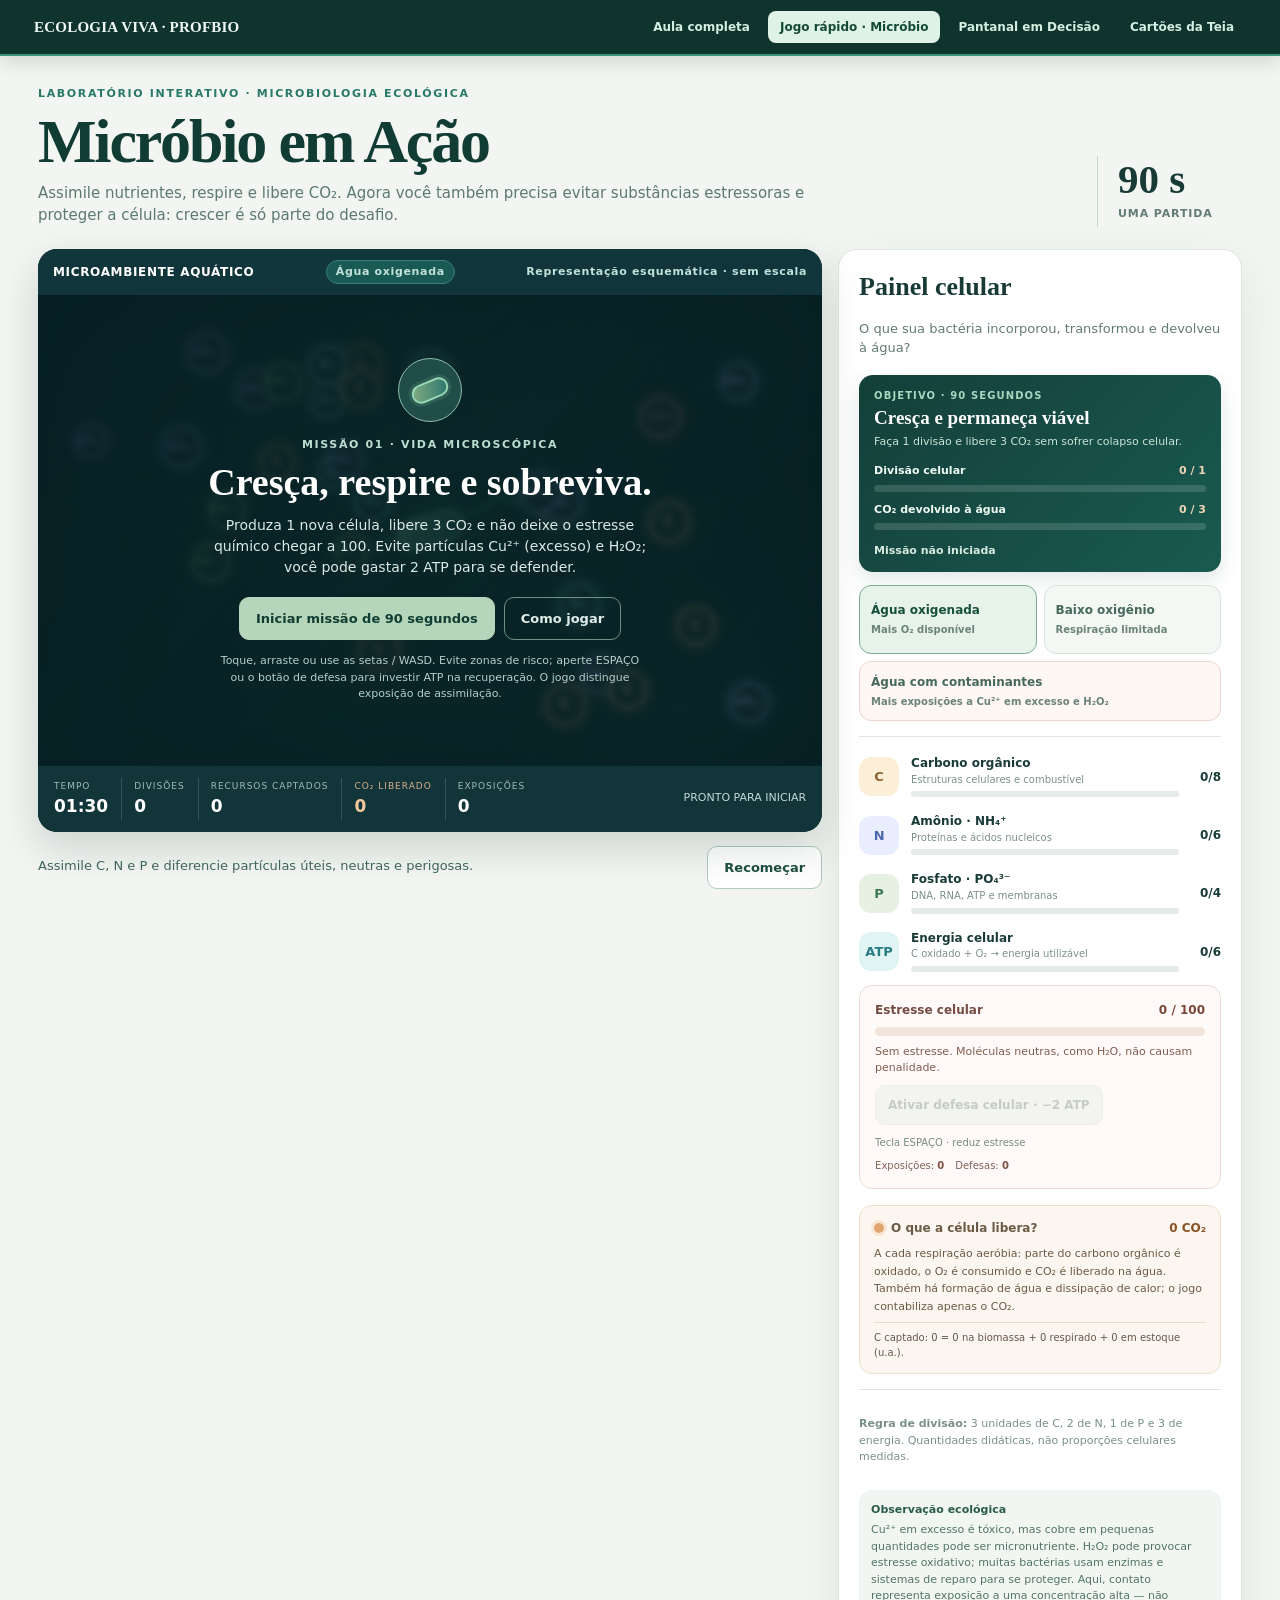
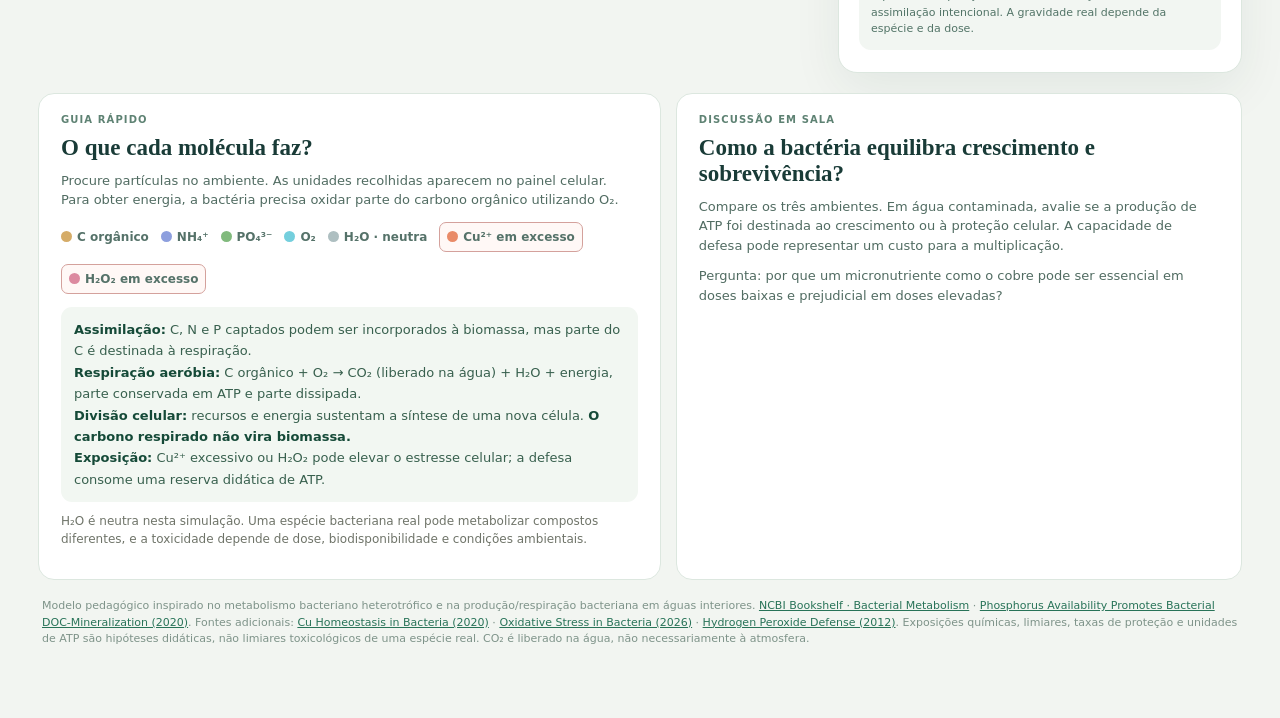
<file: microbio/index.html>
<!doctype html>
<html lang="pt-BR">
<head>
<meta charset="utf-8">
<meta name="viewport" content="width=device-width,initial-scale=1">
<meta name="theme-color" content="#0b2429">
<meta name="description" content="Micróbio em Ação — jogo científico com missão, divisão bacteriana, respiração aeróbia e liberação de CO2 na água. Ecologia Viva · PROFBIO UFMT.">
<title>Micróbio em Ação · Ecologia Viva</title>
<link rel="stylesheet" href="../site-nav.css">
<style>
:root{--bg:#f2f5f1;--ink:#193b37;--muted:#637b75;--green:#287358;--green-deep:#174b3d;--line:#dce7df;--card:#fff;--shadow:0 16px 50px rgba(19,53,45,.07)}
*{box-sizing:border-box}html{scroll-behavior:smooth}body{margin:0;background:var(--bg);font-family:Inter,ui-sans-serif,system-ui,-apple-system,"Segoe UI",sans-serif;color:var(--ink);line-height:1.5}button,a{font:inherit}button{cursor:pointer}button:focus-visible,a:focus-visible{outline:3px solid #c08749;outline-offset:3px}a{color:var(--green)}.edu-topnav{position:relative!important}.edu-title{font-family:Georgia,serif}.edu-navlinks{flex-wrap:wrap}
.shell{max-width:1340px;margin:0 auto;padding:30px clamp(16px,3.1vw,38px) 70px}.hero{display:flex;align-items:flex-end;justify-content:space-between;gap:20px;margin-bottom:22px}.eyebrow{font-size:11px;color:#297968;font-weight:850;letter-spacing:.15em;text-transform:uppercase}.hero h1{font:600 clamp(36px,5vw,62px)/1.02 Georgia,"Times New Roman",serif;letter-spacing:-.035em;margin:7px 0 9px;color:#113c33}.hero p{margin:0;color:#5d7971;font-size:15px;max-width:770px}.hero-numeral{border-left:1px solid #c3d8cc;padding:3px 0 3px 20px;min-width:145px}.hero-numeral b{display:block;font:600 41px/1 Georgia,serif}.hero-numeral small{color:var(--muted);font-size:11px;font-weight:750;letter-spacing:.08em;text-transform:uppercase}
.layout{display:grid;grid-template-columns:minmax(0,1.65fr) minmax(285px,.85fr);gap:16px;align-items:stretch}.arena-wrap{border-radius:19px;overflow:hidden;background:#0a232b;box-shadow:0 16px 40px rgba(8,41,44,.16);position:relative}.arena-top{display:flex;justify-content:space-between;gap:8px;align-items:center;padding:11px 15px;color:#c1e1dd;background:#10353b;font-size:11px;letter-spacing:.06em;font-weight:750;flex-wrap:wrap}.arena-top b{color:#fff;font-size:12px}.arena-top .live{background:#1a5a54;border:1px solid #3b7f77;border-radius:999px;padding:3px 9px}.arena{position:relative;touch-action:none;overflow:hidden}.arena canvas{display:block;width:100%;aspect-ratio:1000/600;touch-action:none;cursor:crosshair}.arena canvas:focus-visible{outline:3px solid #ebbc79;outline-offset:-3px}.arena:before{content:"";position:absolute;inset:0;pointer-events:none;z-index:1;box-shadow:inset 0 0 60px rgba(0,5,10,.25)}.arena-bottom{display:flex;justify-content:space-between;gap:12px;flex-wrap:wrap;align-items:center;background:#12353a;color:#c2d8d6;font-size:11px;padding:12px 16px}.arena-bottom strong{color:#f6fbf7}.hud{display:flex;gap:12px;flex-wrap:wrap;align-items:center}.hud b{font-size:17px;display:block;color:#fff}.hud small{color:#9ebdb8;text-transform:uppercase;font-size:9px;letter-spacing:.11em}.hud>div{border-right:1px solid #37535a;padding-right:13px;min-width:56px}.hud>div:last-child{border:0}.hud .co2-hud b{color:#f5c79c}.co2-hud small{color:#d9ae8b}.overlay{position:absolute;inset:0;background:linear-gradient(135deg,rgba(6,31,35,.89),rgba(6,32,33,.77));display:grid;place-items:center;z-index:4;padding:20px;text-align:center;backdrop-filter:blur(3px)}.overlay[hidden]{display:none}.intro{max-width:530px;color:#ebf4ef}.intro .circle{width:64px;height:64px;border:1px solid #8fbda8;background:#204d47;border-radius:50%;margin:0 auto 15px;position:relative;display:grid;place-items:center}.cellmini{width:38px;height:19px;border:2px solid #9ad9b7;border-radius:100px;transform:rotate(-23deg);background:linear-gradient(110deg,#83ad82,#2b746d);box-shadow:0 0 0 3px rgba(159,222,185,.12)}.intro h2{font:600 clamp(26px,4vw,38px)/1.08 Georgia,serif;margin:8px 0 12px;color:white}.intro p{margin:0 auto 13px;font-size:14px;max-width:450px;color:#dae9e4}.intro small{display:block;margin:13px auto 0;color:#b5ceca;font-size:11px;max-width:430px}.button{border:1px solid #afcbbf;background:white;color:#1c4e40;border-radius:10px;padding:11px 16px;font-weight:800;font-size:13px;transition:.14s}.button:hover{transform:translateY(-1px);border-color:#71b9a0}.button.primary{background:#b5d6bb;color:#103e32;border-color:#b5d6bb}.button.primary:hover{background:#d6eadb}.button.alt{background:transparent;border-color:#6b9487;color:#e1eee7}.button:disabled{opacity:.5;cursor:not-allowed;transform:none}.button-row{display:flex;align-items:center;gap:9px;justify-content:center;flex-wrap:wrap;margin-top:19px}.actions{display:flex;justify-content:space-between;align-items:center;gap:10px;margin:14px 0 0;flex-wrap:wrap}.actions .status{font-size:13px;color:#42675c;max-width:75%;min-height:22px}.actions .status b{color:#245e4a}
.side{min-width:0;border-radius:19px;border:1px solid var(--line);background:white;padding:22px 20px;box-shadow:var(--shadow);display:flex;flex-direction:column;gap:13px} .side h2{font:600 26px Georgia,serif;margin:0 0 4px}
.mission{border-radius:14px;padding:15px 15px 12px;background:linear-gradient(135deg,#143f39,#195a50);color:#effbf3;box-shadow:0 8px 20px rgba(11,72,61,.12)}
.mission-eyebrow{display:block;font:800 10px system-ui,Arial,sans-serif;letter-spacing:.11em;color:#a8d7c0}.mission h3{font:650 19px Georgia,serif;margin:6px 0 5px;color:#fff}.mission p{font-size:11px;margin:0 0 13px;line-height:1.5;color:#c8e4d6}.mission-row{display:flex;justify-content:space-between;gap:10px;font-size:11px;font-weight:700;margin:10px 0 5px}.mission-row b{font-variant-numeric:tabular-nums;color:#f1d5b7}.mission-track{height:7px;background:rgba(242,255,240,.15);border-radius:30px;overflow:hidden}.mission-track span{display:block;width:0;height:100%;border-radius:30px;background:#a5d6ba;transition:width .15s}.mission-track.emission span{background:#e7b77d}.mission .mission-state{margin:13px 0 0;font-weight:800;color:#d6eadf}.release-meter{background:#fbf6ef;border:1px solid #f0e0c9;border-radius:13px;padding:13px 14px;margin-top:3px;color:#6c5a46}.release-head{display:flex;align-items:center;gap:7px;flex-wrap:wrap;font-size:12px}.release-dot{width:10px;height:10px;display:inline-block;border-radius:50%;background:#e0a66f;box-shadow:0 0 0 3px #f8e7d4}.release-head strong{margin-left:auto;color:#8b5425;white-space:nowrap}.release-meter p{font-size:11px;margin:8px 0 7px;line-height:1.6}.balance{font-size:10px;border-top:1px solid #eadaca;padding-top:7px;color:#68584a;font-variant-numeric:tabular-nums}
.side .lede{font-size:13px;color:var(--muted);margin:0 0 4px}.mode{display:grid;grid-template-columns:repeat(2,minmax(0,1fr));gap:7px}.mode button{background:#f4f8f5;border:1px solid #d7e5dc;color:#46695c;text-align:left;border-radius:12px;padding:11px;font-size:12px;font-weight:800;min-height:69px}.mode button.selected{background:#e7f3e8;color:#16503d;border-color:#7bac91}.mode button small{font-size:10px;font-weight:550;color:#6b8378;display:block;margin-top:3px}.mode button:disabled{cursor:not-allowed;opacity:.7}.line{height:1px;background:var(--line);margin:2px 0}.res{display:grid;grid-template-columns:42px 1fr auto;align-items:center;gap:10px;margin-top:5px}.res .token{border-radius:12px;width:40px;height:39px;background:#eaf0eb;display:grid;place-items:center;color:#213f3d;font:750 13px system-ui}.res .token.c{background:#fbefd8;color:#8a622f}.res .token.n{background:#e8edff;color:#4c67aa}.res .token.p{background:#e7f1e3;color:#3e7754}.res .token.e{background:#e1f4f4;color:#287c84}.res .name{font-weight:760;font-size:12px;line-height:1.15}.res .name small{display:block;color:#7c9087;font-size:10px;font-weight:520;margin-top:3px}.res .number{font-weight:800;font-size:12px;min-width:32px;text-align:right;font-variant-numeric:tabular-nums}.track{height:6px;border-radius:10px;background:#e5ebe7;overflow:hidden;margin:6px 0 0}.track>span{height:100%;width:0;display:block;border-radius:10px;background:#4f9b82;transition:width .17s}.cTrack span{background:#cda461}.nTrack span{background:#8d98d9}.pTrack span{background:#76a677}.eTrack span{background:#5aa6ac}.note{font-size:11px;padding:12px;border-radius:12px;background:#f2f6f2;color:#527467;margin-top:auto}.note strong{display:block;color:#295b49;margin-bottom:4px}.caption{color:#789087;font-size:11px}
.foot{display:grid;grid-template-columns:1.1fr 1fr;gap:15px;margin-top:20px}.box{background:white;border:1px solid var(--line);border-radius:16px;padding:20px 22px}.box h3{font:650 23px Georgia,serif;margin:0 0 10px}.box p{margin:0 0 11px;font-size:13px;color:#516c62}.legend{display:flex;gap:12px;flex-wrap:wrap;margin:12px 0 2px}.legend span{display:flex;align-items:center;gap:5px;color:#557269;font-size:12px;font-weight:650}.legend i{width:11px;height:11px;border-radius:100%;display:inline-block}.law{background:#f2f7f2;border-radius:11px;padding:12px 13px;color:#38604e;font-size:13px;line-height:1.65}.law b{color:#154a38}.results{display:none}.results.visible{display:block}.results strong{font-size:14px;color:#215844}.results p{margin-top:8px}.sources{margin:18px 4px 0;font-size:11px;color:#7e9389}.sources a{word-break:break-word}.tag{font:750 10px system-ui;letter-spacing:.11em;color:#5e8273;text-transform:uppercase;margin-bottom:10px}.mode-live{color:#d9f4e9}.screen-reader{position:absolute!important;width:1px;height:1px;padding:0;margin:-1px;overflow:hidden;clip:rect(0,0,0,0);border:0}
@media(max-width:1020px){.mission{grid-column:1/-1}.release-meter{grid-column:1/-1}.layout{grid-template-columns:1fr}.side{display:grid;grid-template-columns:1fr 1fr;column-gap:23px;align-items:start}.side h2,.side .lede,.side .mode,.side .line,.side .note{grid-column:1/-1}.side h2{margin-bottom:-6px}.side .lede{margin-bottom:1px}.side .note{margin-top:3px}}
@media(max-width:680px){.mission{grid-column:auto}.release-meter{grid-column:auto}.shell{padding:18px 11px 40px}.hero{align-items:flex-start}.hero h1{font-size:39px}.hero-numeral{display:none}.arena-top{font-size:10px}.arena canvas{aspect-ratio:1/1}.arena-bottom{padding:10px 11px;font-size:10px}.hud{gap:9px}.hud>div{padding-right:8px}.side{display:flex;padding:19px}.actions .status{max-width:100%}.foot{grid-template-columns:1fr}.intro h2{font-size:28px}.intro p{font-size:12px}.overlay{padding:12px}.box{padding:18px}.edu-topnav .edu-navlinks{max-width:100%}}
@media(max-width:680px){.intro .circle{display:none}.intro h2{font-size:25px;margin:5px 0 8px}.intro p{font-size:12px;line-height:1.45;margin-bottom:7px}.intro small{font-size:10px;margin-top:9px;line-height:1.3}.intro .button-row{margin-top:11px;gap:6px}.overlay{overflow:auto}.button{padding:9px 12px}}
@media(prefers-reduced-motion:reduce){.button,.track>span{transition:none}}
/* Contraponto ecológico: elementos neutros e exposição química em excesso. */
.mode button.mode-polluted{grid-column:1/-1;min-height:53px;border-color:#eed4ce;background:#fff7f3}
.mode button.mode-polluted.selected{background:#fce8e0;border-color:#d89c86;color:#844d3b}
.stress-panel{border:1px solid #eadcd2;border-radius:13px;padding:15px;background:#fffaf7;display:flex;flex-direction:column;gap:8px}
.stress-top{display:flex;justify-content:space-between;align-items:baseline;gap:12px;font-size:12px}.stress-top b{color:#754b45}.stress-top strong{font-variant-numeric:tabular-nums;color:#78483b}
.stress-track{height:9px;border-radius:999px;background:#f1e4dc;overflow:hidden}.stress-track span{display:block;width:0;height:100%;background:#d8a468;border-radius:999px;transition:width .16s,background .16s}
.stress-panel[data-level="alert"] .stress-track span{background:#d27e57}.stress-panel[data-level="critical"]{border-color:#d99690;background:#fff1ee}.stress-panel[data-level="critical"] .stress-track span{background:#b8454e}
.stress-message{min-height:30px;color:#815c50;font-size:11px;margin:0;line-height:1.5}.defense-row{display:flex;gap:10px;align-items:center;flex-wrap:wrap}
#defenseBtn{background:#276657;color:#fff;border-color:#276657;font-size:12px;padding:10px 12px}#defenseBtn:disabled{background:#e9eee9;color:#8ca097;border-color:#d9e1da;cursor:not-allowed}
.defense-help{font-size:10px;color:#778c80}.stress-summary{display:flex;gap:11px;flex-wrap:wrap;color:#80645a;font-size:10px}.stress-summary b{font-variant-numeric:tabular-nums;color:#805046}
.legend .hazard-key{border:1px solid #d4a19c;padding:5px 7px;border-radius:7px;background:#fff8f6}
.foot .scientific-caution{font-size:12px;color:#6f7469;margin-top:10px}
@media(max-width:1020px){.stress-panel{grid-column:1/-1}}@media(max-width:680px){.stress-panel{grid-column:auto}.hud{row-gap:7px}}
</style>
</head>
<body>
<nav class="edu-topnav" aria-label="Navegação da Ecologia Viva"><a class="edu-title" href="../">ECOLOGIA VIVA · PROFBIO</a><div class="edu-navlinks"><a href="../">Aula completa</a><a href="./" aria-current="page">Jogo rápido · Micróbio</a><a href="../jogo/">Pantanal em Decisão</a><a href="../cartoes/">Cartões da Teia</a></div></nav>
<main class="shell">
  <header class="hero"><div><div class="eyebrow">Laboratório interativo · Microbiologia ecológica</div><h1>Micróbio em Ação</h1><p>Assimile nutrientes, respire e libere CO₂. Agora você também precisa evitar substâncias estressoras e proteger a célula: crescer é só parte do desafio.</p></div><div class="hero-numeral"><b>90 s</b><small>Uma partida</small></div></header>
  <section class="layout" aria-label="Jogo científico">
    <div>
      <div class="arena-wrap"><div class="arena-top"><b>MICROAMBIENTE AQUÁTICO</b><span id="envTitle" class="live">Água oxigenada</span><span>Representação esquemática · sem escala</span></div>
        <div class="arena"><canvas id="scene" tabindex="0" role="img" aria-label="Jogo: colete C, NH4, PO4 e O2; evite exposição a cobre excessivo e peróxido de hidrogênio. Use setas, WASD ou toque; espaço aciona defesa celular."></canvas>
          <div class="overlay" id="overlay"><div class="intro"><div class="circle" aria-hidden="true"><div class="cellmini"></div></div><div class="eyebrow" style="color:#bcded1">MISSÃO 01 · VIDA MICROSCÓPICA</div><h2 id="overlayTitle">Cresça, respire e sobreviva.</h2><p id="overlayText">Missão: faça 1 divisão celular, libere 3 unidades de CO₂ e mantenha sua bactéria viável. C, NH₄⁺ e PO₄³⁻ ajudam a crescer; excesso de Cu²⁺ e H₂O₂ causa estresse.</p><div class="button-row"><button id="startBtn" class="button primary" type="button">Iniciar partida de 90 segundos</button><button type="button" id="infoBtn" class="button alt">Como jogar</button></div><small>Toque, arraste ou use as setas / WASD. Evite zonas de risco; aperte ESPAÇO ou o botão de defesa para investir ATP na recuperação. O jogo distingue exposição de assimilação.</small></div></div>
        </div>
        <div class="arena-bottom"><div class="hud"><div><small>Tempo</small><b id="time">01:30</b></div><div><small>Divisões</small><b id="divisions">0</b></div><div><small>Recursos captados</small><b id="captured">0</b></div><div class="co2-hud"><small>CO₂ liberado</small><b id="co2Count">0</b></div><div><small>Exposições</small><b id="hitsHud">0</b></div></div><span id="runLabel">PRONTO PARA INICIAR</span></div>
      </div>
      <div class="actions"><span class="status" id="statusText" aria-live="polite">Escolha o ambiente e inicie a experiência.</span><button id="restartBtn" class="button" type="button">Recomeçar</button></div>
    </div>
    <aside class="side" aria-label="Painel de metabolismo"><h2>Painel celular</h2><p class="lede">O que sua bactéria incorporou, transformou e devolveu à água?</p>
      <section class="mission" aria-label="Objetivo da partida"><span class="mission-eyebrow">OBJETIVO · 90 SEGUNDOS</span><h3 id="missionTitle">Fechar o ciclo do carbono</h3><p id="missionDesc">Faça 1 divisão, libere 3 unidades de CO₂ e sobreviva até o fim. Evite estresse químico excessivo.</p><div class="mission-row"><span>Divisão celular</span><b id="goalDiv">0 / 1</b></div><div class="mission-track"><span id="goalDivBar"></span></div><div class="mission-row"><span>CO₂ devolvido à água</span><b id="goalCO2">0 / 3</b></div><div class="mission-track emission"><span id="goalCO2Bar"></span></div><p id="missionState" class="mission-state" role="status">Missão não iniciada</p></section>
      <div class="mode"><button type="button" id="modeNormal" class="selected" aria-pressed="true">Água oxigenada<small>Mais O₂ disponível</small></button><button type="button" id="modeLow" aria-pressed="false">Baixo oxigênio<small>Respiração limitada</small></button><button type="button" id="modePolluted" class="mode-polluted" aria-pressed="false">Água com contaminantes<small>Mais exposições a Cu²⁺ em excesso e H₂O₂</small></button></div><div class="line"></div>
      <div class="res"><div class="token c">C</div><div><div class="name">Carbono orgânico<small>Estruturas celulares e combustível</small></div><div class="track cTrack"><span id="barC"></span></div></div><div class="number" id="valC">0/8</div></div>
      <div class="res"><div class="token n">N</div><div><div class="name">Amônio · NH₄⁺<small>Proteínas e ácidos nucleicos</small></div><div class="track nTrack"><span id="barN"></span></div></div><div class="number" id="valN">0/6</div></div>
      <div class="res"><div class="token p">P</div><div><div class="name">Fosfato · PO₄³⁻<small>DNA, RNA, ATP e membranas</small></div><div class="track pTrack"><span id="barP"></span></div></div><div class="number" id="valP">0/4</div></div>
      <div class="res"><div class="token e">ATP</div><div><div class="name">Energia celular<small>C oxidado + O₂ → energia utilizável</small></div><div class="track eTrack"><span id="barE"></span></div></div><div class="number" id="valE">0/6</div></div>
      <section class="stress-panel" id="stressPanel" data-level="safe" aria-label="Estresse químico celular">
        <div class="stress-top"><b>Estresse celular</b><strong id="stressValue">0 / 100</strong></div>
        <div class="stress-track" role="progressbar" aria-label="Estresse químico" aria-valuemin="0" aria-valuemax="100" aria-valuenow="0" id="stressTrack"><span id="stressBar"></span></div>
        <p class="stress-message" id="stressMessage">Sem exposição significativa. Nem toda molécula encontrada é tóxica.</p>
        <div class="defense-row"><button type="button" class="button" id="defenseBtn" disabled>Ativar defesa celular · −2 ATP</button><span class="defense-help">Tecla ESPAÇO · reduz estresse</span></div>
        <div class="stress-summary"><span>Exposições: <b id="hazardCount">0</b></span><span>Defesas: <b id="defenseCount">0</b></span></div>
      </section>
      <div class="release-meter"><div class="release-head"><span class="release-dot"></span><b>O que a célula libera?</b><strong id="outCO2">0 CO₂</strong></div><p>A cada respiração aeróbia: parte do carbono orgânico é oxidado, o O₂ é consumido e CO₂ é liberado na água. Também há formação de água e dissipação de calor; o jogo contabiliza apenas o CO₂.</p><div class="balance" id="carbonBalance">Balanço do C: 0 assimilado = 0 em biomassa + 0 respirado + 0 no estoque.</div></div>
      <div class="line"></div><p class="caption"><strong>Regra de divisão:</strong> 3 unidades de C, 2 de N, 1 de P e 3 de energia. Quantidades didáticas, não proporções celulares medidas.</p>
      <div class="note"><strong>Observação ecológica</strong> Cu²⁺ em excesso é tóxico, mas cobre em pequenas quantidades pode ser micronutriente. H₂O₂ pode provocar estresse oxidativo; muitas bactérias usam enzimas e sistemas de reparo para se proteger. Aqui, contato representa exposição a uma concentração alta — não assimilação intencional. A gravidade real depende da espécie e da dose.</div>
    </aside>
  </section>
  <section class="foot"><article class="box"><div class="tag">Guia rápido</div><h3>O que cada molécula faz?</h3><p>Procure partículas no ambiente. As unidades recolhidas aparecem no painel celular. Para obter energia, a bactéria precisa oxidar parte do carbono orgânico utilizando O₂.</p><div class="legend"><span><i style="background:#d5ac68"></i> C orgânico</span><span><i style="background:#8d9fde"></i> NH₄⁺</span><span><i style="background:#81ba7d"></i> PO₄³⁻</span><span><i style="background:#74cfdd"></i> O₂</span><span><i style="background:#aebfc1"></i> H₂O · neutra</span><span class="hazard-key"><i style="background:#e98b68"></i> Cu²⁺ em excesso</span><span class="hazard-key"><i style="background:#dc8aa0"></i> H₂O₂ em excesso</span></div><div class="law" style="margin-top:13px"><b>Assimilação:</b> C, N e P captados podem ser incorporados à biomassa, mas parte do C é destinada à respiração.<br><b>Respiração aeróbia:</b> C orgânico + O₂ → CO₂ (liberado na água) + H₂O + energia, parte conservada em ATP e parte dissipada.<br><b>Divisão celular:</b> recursos e energia sustentam a síntese de uma nova célula. <b>O carbono respirado não vira biomassa.</b><br><b>Exposição:</b> Cu²⁺ excessivo ou H₂O₂ pode elevar o estresse celular; a defesa consome uma reserva didática de ATP.</div><p class="scientific-caution">H₂O é neutra nesta simulação. Uma espécie bacteriana real pode metabolizar compostos diferentes, e a toxicidade depende de dose, biodisponibilidade e condições ambientais.</p></article>
  <article class="box"><div class="tag">Discussão em sala</div><h3>Como a bactéria equilibra crescimento e sobrevivência?</h3><p>Compare os três ambientes. Em água contaminada, avalie se a produção de ATP foi destinada ao crescimento ou à proteção celular. A capacidade de defesa pode representar um custo para a multiplicação.</p><div id="results" class="results" aria-live="polite"><strong id="resultTitle">Resumo da experiência</strong><p id="resultBody"></p><button type="button" id="csvBtn" class="button">Baixar resultados (CSV)</button></div><p class="caption" id="challenge">Pergunta: por que um micronutriente como o cobre pode ser essencial em doses baixas e prejudicial em doses elevadas?</p></article></section>
  <p class="sources">Modelo pedagógico inspirado no metabolismo bacteriano heterotrófico e na produção/respiração bacteriana em águas interiores. <a target="_blank" rel="noopener noreferrer" href="https://www.ncbi.nlm.nih.gov/books/NBK7919/">NCBI Bookshelf · Bacterial Metabolism</a> · <a target="_blank" rel="noopener noreferrer" href="https://pmc.ncbi.nlm.nih.gov/articles/PMC7541949/">Phosphorus Availability Promotes Bacterial DOC-Mineralization (2020)</a>. Fontes adicionais: <a target="_blank" rel="noopener noreferrer" href="https://pubmed.ncbi.nlm.nih.gov/32962054/">Cu Homeostasis in Bacteria (2020)</a> · <a target="_blank" rel="noopener noreferrer" href="https://pubmed.ncbi.nlm.nih.gov/42203386/">Oxidative Stress in Bacteria (2026)</a> · <a target="_blank" rel="noopener noreferrer" href="https://pubmed.ncbi.nlm.nih.gov/22609271/">Hydrogen Peroxide Defense (2012)</a>. Exposições químicas, limiares, taxas de proteção e unidades de ATP são hipóteses didáticas, não limiares toxicológicos de uma espécie real. CO₂ é liberado na água, não necessariamente à atmosfera.</p>
</main>
<script>
(()=>{'use strict';
const W=1000,H=600,MAX={C:8,N:6,P:4,E:6},COST={C:3,N:2,P:1,E:3},GOAL={divisions:1,co2:3},BONUS={divisions:2,co2:5},DURATION=90;
const $=id=>document.getElementById(id),canvas=$('scene'),ctx=canvas.getContext('2d');
const ui={time:$('time'),divisions:$('divisions'),captured:$('captured'),overlay:$('overlay'),overlayTitle:$('overlayTitle'),overlayText:$('overlayText'),start:$('startBtn'),info:$('infoBtn'),normal:$('modeNormal'),low:$('modeLow'),run:$('runLabel'),status:$('statusText'),result:$('results'),resultTitle:$('resultTitle'),resultBody:$('resultBody'),challenge:$('challenge'),env:$('envTitle'),csv:$('csvBtn'),co2Hud:$('co2Count'),outCO2:$('outCO2'),carbonBalance:$('carbonBalance'),missionTitle:$('missionTitle'),missionDesc:$('missionDesc'),missionState:$('missionState'),goalDiv:$('goalDiv'),goalCO2:$('goalCO2'),goalDivBar:$('goalDivBar'),goalCO2Bar:$('goalCO2Bar'),polluted:$('modePolluted'),stressPanel:$('stressPanel'),stressValue:$('stressValue'),stressBar:$('stressBar'),stressTrack:$('stressTrack'),stressMessage:$('stressMessage'),defense:$('defenseBtn'),hazards:$('hazardCount'),defenses:$('defenseCount'),hitsHud:$('hitsHud')};
let state='ready',lowO2=false,polluted=false,clock=DURATION,last=0,objects=[],bursts=[],emissions=[],collected={C:0,N:0,P:0,O:0},r={C:0,N:0,P:0,E:0},divisions=0,co2=0,biomassC=0,missionAwarded=false,history=[],seed=1121,frame=0,stress=0,hazardHits=0,defenses=0,defenseCooldown=0,exposureCooldown=0,collapsed=false;
let player={x:500,y:300,vx:0,vy:0,angle:-.3,tx:500,ty:300};const keys=new Set();let pointerHeld=false,showTips=false;const rnd=()=>{seed=(seed*1664525+1013904223)>>>0;return seed/4294967296};
const OPTIONS={C:{label:'C',col:'#d6b377',halo:'rgba(230,179,99,.30)'},N:{label:'NH₄⁺',col:'#9faef3',halo:'rgba(138,152,225,.29)'},P:{label:'PO₄³⁻',col:'#9cce8b',halo:'rgba(156,212,137,.26)'},O:{label:'O₂',col:'#86d6e0',halo:'rgba(134,214,224,.34)'},H2O:{label:'H₂O',col:'#b6d6d7',halo:'rgba(166,190,190,.20)'},Cu:{label:'Cu²⁺',col:'#e98b68',halo:'rgba(225,111,83,.30)',toxic:true},H2O2:{label:'H₂O₂',col:'#dc8aa0',halo:'rgba(218,103,143,.28)',toxic:true}};
function randomType(){const p=rnd(),risk=polluted?.25:.055;if(p<risk)return rnd()<.52?'Cu':'H2O2';const q=(p-risk)/(1-risk);
return lowO2?(q<.45?'C':q<.70?'N':q<.91?'P':q<.966?'O':'H2O'):(q<.41?'C':q<.64?'N':q<.82?'P':q<.966?'O':'H2O')}
const isHazard=t=>t==='Cu'||t==='H2O2';
const scenarioName=()=>polluted?'água com contaminantes':lowO2?'baixo O₂':'água oxigenada';
function particle(type){let x=65+rnd()*870,y=48+rnd()*500;if(Math.hypot(x-500,y-300)<76){x=x<500?x-90:x+90;x=Math.max(65,Math.min(935,x));}const kind=type||randomType();return {x,y,bx:x,by:y,type:kind,phase:rnd()*Math.PI*2,r:isHazard(kind)?20+rnd()*5:18+rnd()*6,vx:(rnd()-.5)*12,vy:(rnd()-.5)*10,twinkle:rnd()*.7+.4}}
function refill(){objects=Array.from({length:30},()=>particle());objects[0]=particle('O');objects[1]=particle('C');objects[2]=particle('N');objects[3]=particle('P');if(polluted){objects[4]=particle('Cu');objects[5]=particle('H2O2')}}
function reset(){state='ready';collapsed=false;clock=DURATION;r={C:0,N:0,P:0,E:0};collected={C:0,N:0,P:0,O:0};divisions=0;co2=0;biomassC=0;stress=0;hazardHits=0;defenses=0;defenseCooldown=0;exposureCooldown=0;missionAwarded=false;history=[];seed=polluted?30086:lowO2?23882:1121;player={x:500,y:300,vx:0,vy:0,tx:500,ty:300,angle:-.3};bursts=[];emissions=[];keys.clear();pointerHeld=false;frame=0;refill();ui.overlay.hidden=false;ui.overlayTitle.textContent='Cresça, respire e sobreviva.';ui.overlayText.textContent='Produza 1 nova célula, libere 3 CO₂ e não deixe o estresse químico chegar a 100. Evite partículas Cu²⁺ (excesso) e H₂O₂; você pode gastar 2 ATP para se defender.';ui.start.textContent='Iniciar missão de 90 segundos';ui.result.classList.remove('visible');ui.run.textContent='PRONTO PARA INICIAR';setStatus(polluted?'Ambiente com mais exposições químicas. Evite os sinais avermelhados.':lowO2?'Pouco O₂ disponível para respiração.':'Assimile C, N e P e diferencie partículas úteis, neutras e perigosas.');refresh();}
function refresh(){for(const k of ['C','N','P','E']){$('val'+k).textContent=r[k]+'/'+MAX[k];$('bar'+k).style.width=(100*r[k]/MAX[k]).toFixed(1)+'%'}
const target=missionAwarded?BONUS:GOAL;
ui.divisions.textContent=divisions;ui.co2Hud.textContent=co2;ui.outCO2.textContent=co2+' CO₂';ui.captured.textContent=collected.C+collected.N+collected.P;
ui.goalDiv.textContent=Math.min(divisions,target.divisions)+' / '+target.divisions;ui.goalCO2.textContent=Math.min(co2,target.co2)+' / '+target.co2;
ui.goalDivBar.style.width=(100*Math.min(divisions/target.divisions,1)).toFixed(0)+'%';ui.goalCO2Bar.style.width=(100*Math.min(co2/target.co2,1)).toFixed(0)+'%';
ui.missionTitle.textContent=missionAwarded?'Meta bônus: mais células e CO₂':'Cresça e permaneça viável';
ui.missionDesc.textContent=missionAwarded?'Tente 2 divisões e 5 CO₂, mas sobreviva ao estresse até o final.':'Faça 1 divisão e libere 3 CO₂ sem sofrer colapso celular.';
ui.missionState.textContent=collapsed?'Célula inviável: exposição excessiva':missionAwarded?(divisions>=BONUS.divisions&&co2>=BONUS.co2?'Bônus atingido · sobreviva ao fim':'Objetivo atingido · mantenha a célula viável até o fim'):(state==='ready'?'Missão não iniciada':'Complete as metas e mantenha a célula viável');
ui.carbonBalance.textContent='C captado: '+collected.C+' = '+biomassC+' na biomassa + '+co2+' respirado + '+r.C+' em estoque (u.a.).';
ui.time.textContent=String(Math.floor(Math.max(0,clock)/60)).padStart(2,'0')+':'+String(Math.ceil(Math.max(0,clock)%60)).padStart(2,'0');
ui.env.textContent=polluted?'Água com contaminantes':lowO2?'Pouco oxigênio':'Água oxigenada';
for(const [key,selected] of [['normal',!lowO2&&!polluted],['low',lowO2],['polluted',polluted]]){ui[key].classList.toggle('selected',selected);ui[key].setAttribute('aria-pressed',String(selected));ui[key].disabled=state==='playing'}
const level=stress>=70?'critical':stress>=35?'alert':'safe';ui.stressPanel.dataset.level=level;
ui.stressValue.textContent=Math.ceil(stress)+' / 100';ui.stressBar.style.width=Math.min(stress,100).toFixed(0)+'%';ui.stressTrack.setAttribute('aria-valuenow',Math.round(stress));
ui.hazards.textContent=hazardHits;ui.defenses.textContent=defenses;ui.hitsHud.textContent=hazardHits;
ui.stressMessage.textContent=collapsed?'Colapso: dano celular acumulado ultrapassou o limite do cenário.':stress>=70?'Estado crítico: velocidade e obtenção de ATP estão prejudicadas.':stress>=35?'Estresse moderado: evite novas exposições ou invista ATP em defesa.':stress>0?'Estresse baixo: mecanismos de manutenção podem reduzir o dano.':'Sem estresse. Moléculas neutras, como H₂O, não causam penalidade.';
ui.defense.disabled=state!=='playing'||r.E<2||stress<10||defenseCooldown>0;
ui.defense.title=defenseCooldown>0?'Defesa em recuperação por '+Math.ceil(defenseCooldown)+' s':r.E<2?'É necessário ter 2 ATP didáticos.':'Investe 2 ATP didáticos e reduz o estresse em 38 pontos.';
}
function setStatus(s){ui.status.innerHTML=s}
function start(){if(state==='playing')return;if(state==='finished')reset();state='playing';ui.overlay.hidden=true;ui.run.textContent='CÉLULA ATIVA';last=performance.now();canvas.focus();refresh();setStatus('Busque C, N, P e O₂. Evite Cu²⁺ em excesso e H₂O₂; ESPAÇO ativa defesa quando houver ATP.')}
function finish(reason='time'){if(state==='finished')return;collapsed=reason==='toxic';state='finished';const success=!collapsed&&divisions>=GOAL.divisions&&co2>=GOAL.co2;const bonus=!collapsed&&divisions>=BONUS.divisions&&co2>=BONUS.co2;
ui.run.textContent=collapsed?'COLAPSO CELULAR':bonus?'CICLO AMPLIADO':success?'MISSÃO CUMPRIDA':'TEMPO ESGOTADO';
const missing=[['C',r.C/COST.C],['N',r.N/COST.N],['P',r.P/COST.P],['ATP',r.E/COST.E]].sort((a,b)=>a[1]-b[1]);
ui.result.classList.add('visible');ui.resultTitle.textContent=(collapsed?'Célula inviável':bonus?'Bônus concluído':success?'Missão cumprida':'Objetivo parcial')+' · '+divisions+' divisões · '+co2+' CO₂';
ui.resultBody.textContent=`Cenário: ${scenarioName()}. Carbono captado: ${collected.C} u.a.; ${biomassC} destinado à biomassa, ${co2} respirado como CO₂ e ${r.C} em estoque. NH₄⁺: ${collected.N}; fosfato: ${collected.P}; respirações com O₂: ${collected.O}. Exposições químicas: ${hazardHits}; defesas ativadas: ${defenses}; estresse final: ${Math.round(stress)}/100. ${collapsed?'O limite de viabilidade foi ultrapassado; a célula não completou a missão.':success?'Missão cumprida com a célula viável.':'A célula sobreviveu, mas não cumpriu todas as metas.'} Estoque final relativamente mais limitante: ${missing[0][0]}. Valores e limiares apenas didáticos.`;
ui.overlayTitle.textContent=collapsed?'Estresse elevado: célula inviável.':bonus?'Excelente: ciclo ampliado!':success?'Missão cumprida: a célula sobreviveu.':'O ciclo ficou incompleto.';
ui.overlayText.textContent=`${divisions} divisão(ões), ${co2} CO₂ liberado(s), ${hazardHits} exposição(ões) e ${defenses} defesa(s). ${collapsed?'Repita e evite partículas de cor quente ou use energia para proteção.':success?'Compare com água contaminada: qual foi o custo de manter a célula viva?':'Complete as metas antes do tempo acabar, sem ultrapassar o limite de estresse.'}`;
ui.start.textContent='Jogar novamente';ui.overlay.hidden=false;setStatus(collapsed?'Colapso por estresse químico. Compare as exposições e as oportunidades de defesa.':success?'Missão concluída com sobrevivência e reciclagem de carbono.':'Partida concluída. Analise os recursos e a exposição química.');refresh()}
function record(event){if(history.length<900)history.push({t:Math.round(DURATION-clock),event,C:r.C,N:r.N,P:r.P,ATP:r.E,CO2:co2,C_biomassa:biomassC,estresse:Math.round(stress),exposicoes:hazardHits,defesas:defenses})}
function expose(o){if(exposureCooldown>0)return;const peroxide=o.type==='H2O2',increase=peroxide?34:27;stress=Math.min(100,stress+increase);hazardHits++;exposureCooldown=.45;
bursts.push({x:player.x,y:player.y,col:peroxide?'#f38fa7':'#ed9871',life:.85});
record(peroxide?'exposição a H2O2 em excesso':'exposição a Cu2+ em excesso');setStatus(peroxide?'<b>Alerta:</b> H₂O₂ em excesso elevou o estresse oxidativo.':'<b>Alerta:</b> Cu²⁺ em excesso alterou a homeostase celular.');
if(stress>=100){finish('toxic')}else refresh()}
function defend(){if(state!=='playing')return;if(stress<10){setStatus('Defesa desnecessária: estresse muito baixo.');return}if(r.E<2){setStatus('Falta ATP para sustentar proteção e reparo.');return}if(defenseCooldown>0){setStatus('Os sistemas celulares ainda estão se recuperando.');return}
r.E-=2;stress=Math.max(0,stress-38);defenses++;defenseCooldown=3.5;bursts.push({x:player.x,y:player.y,col:'#72d9bc',life:1.5,big:true});
record('investimento energético em defesa/reparo');setStatus('<b>Defesa celular ativada:</b> 2 ATP didáticos gastos em manutenção, proteção e efluxo; estresse reduzido.');refresh()}
function collect(o){const t=o.type;if(isHazard(t)){expose(o);return}
if(t==='H2O'){bursts.push({x:o.x,y:o.y,col:'#a8cfd4',life:.55});setStatus('H₂O: solvente aquoso; não é tóxico nem fornece pontos por captação neste modelo.');return}
let message='',absorbed=false;
if(t==='O'){
if(r.C>0&&r.E<=MAX.E-2){collected.O++;r.C--;r.E+=stress>=70?1:2;co2++;absorbed=true;
emissions.push({x:player.x-29*Math.cos(player.angle),y:player.y-29*Math.sin(player.angle),vx:-28*Math.cos(player.angle)+(rnd()-.5)*18,vy:-43+(rnd()-.5)*16,life:1.8,max:1.8});
message=stress>=70?'Respiração sob estresse: 1 unidade didática de ATP e CO₂ liberado.':'Respiração aeróbia: carbono oxidado e CO₂ liberado; ATP didático produzido.';
record('respiração e liberação CO2');
}else if(!r.C){message='O₂ presente, mas sem substrato orgânico para a respiração.'}else{message='Estoque de ATP cheio: a célula não utilizou mais O₂.'}
}else if(r[t]<MAX[t]){r[t]++;collected[t]++;absorbed=true;
message=t==='C'?'C orgânico estocado: poderá formar biomassa ou ser respirado.':t==='N'?'NH₄⁺ captado, disponível para biomoléculas.':'PO₄³⁻ captado, disponível para biomoléculas.';
}else{message='Estoque de '+t+' cheio. Procure outro recurso.'}
if(absorbed)record('captação '+t);
bursts.push({x:o.x,y:o.y,col:OPTIONS[t].col,life:.65});setStatus(message);
if(stress<70&&r.C>=COST.C&&r.N>=COST.N&&r.P>=COST.P&&r.E>=COST.E){for(const k of Object.keys(COST))r[k]-=COST[k];biomassC+=COST.C;divisions++;
bursts.push({x:player.x,y:player.y,col:'#e4ffbd',life:1.5,big:true});record('divisão '+divisions);
setStatus('<b>Nova célula!</b> Parte do C foi incorporada à biomassa. Total: '+divisions+' divisão(ões).');}
else if(stress>=70&&r.C>=COST.C&&r.N>=COST.N&&r.P>=COST.P&&r.E>=COST.E){setStatus('<b>Divisão bloqueada pelo estresse:</b> invista em defesa celular para voltar a crescer.');}
if(!missionAwarded&&divisions>=GOAL.divisions&&co2>=GOAL.co2){missionAwarded=true;ui.run.textContent='METAS ATINGIDAS · SOBREVIVA';bursts.push({x:player.x,y:player.y,col:'#f3d4a7',life:1.5,big:true});setStatus('<b>Metas atingidas!</b> Sobreviva até o fim da partida para vencer. Bônus: 2 divisões e 5 CO₂.');}
else if(missionAwarded&&divisions>=BONUS.divisions&&co2>=BONUS.co2){ui.run.textContent='BÔNUS ATINGIDO · SOBREVIVA';}
refresh()}

function gradient(x,y,rad,stops){const g=ctx.createRadialGradient(x,y,0,x,y,rad);stops.forEach(s=>g.addColorStop(s[0],s[1]));return g}
function drawAmbient(t){const g=ctx.createLinearGradient(0,0,1000,600);g.addColorStop(0,'#09272f');g.addColorStop(.55,'#10363c');g.addColorStop(1,'#071d29');ctx.fillStyle=g;ctx.fillRect(0,0,1000,600);ctx.fillStyle=gradient(390,190,410,[[0,'rgba(62,135,130,.18)'],[1,'rgba(62,135,130,0)']]);ctx.fillRect(0,0,1000,600);ctx.fillStyle=gradient(820,530,360,[[0,'rgba(46,109,129,.20)'],[1,'rgba(46,109,129,0)']]);ctx.fillRect(0,0,1000,600);
// Soft focus plankton and suspended specks; scientific-style illustration, not a real microscopy image.
for(let i=0;i<77;i++){let x=(i*137.27+44)%1000,y=(i*241.61+61)%600;const pulse=.38+.26*Math.sin(t*.4+i*.8);ctx.beginPath();ctx.fillStyle=`rgba(148,214,185,${.12+pulse*.3})`;ctx.arc(x+Math.sin(t*.14+i)*2,y+Math.cos(t*.12+i)*2,1+(i%3)*.75,0,Math.PI*2);ctx.fill()}
ctx.strokeStyle='rgba(114,187,172,.07)';ctx.lineWidth=1;for(let i=0;i<11;i++){let y=i*67+Math.sin(t*.24+i)*8;ctx.beginPath();ctx.moveTo(0,y);ctx.bezierCurveTo(280,y+20,670,y-28,1000,y+8);ctx.stroke()}}
function drawObj(o,t){let d=Math.sin(t*.72+o.phase)*1.4;let x=o.x,y=o.y+d;const data=OPTIONS[o.type],sz=o.r;ctx.save();ctx.fillStyle=gradient(x,y,sz*2.5,[[0,data.halo],[1,'rgba(0,0,0,0)']]);ctx.beginPath();ctx.arc(x,y,sz*2.5,0,Math.PI*2);ctx.fill();ctx.shadowColor=data.col;ctx.shadowBlur=10;ctx.beginPath();ctx.arc(x,y,sz,0,Math.PI*2);ctx.fillStyle='rgba(18,42,49,.89)';ctx.fill();ctx.lineWidth=1.6;ctx.strokeStyle=data.col;ctx.stroke();ctx.shadowBlur=0;ctx.beginPath();ctx.arc(x-sz*.24,y-sz*.31,sz*.38,0,Math.PI*2);ctx.fillStyle='rgba(255,255,255,.10)';ctx.fill();ctx.fillStyle=data.col;ctx.textAlign='center';ctx.textBaseline='middle';ctx.font=`700 ${o.type==='H2O2'?12:o.type==='H2O'?13:o.type==='Cu'?14:o.type==='P'?13:o.type==='N'?15:18}px system-ui,Arial,sans-serif`;ctx.fillText(data.label,x,y+.8);if(data.toxic){ctx.strokeStyle='rgba(252,203,180,.85)';ctx.lineWidth=1.2;ctx.setLineDash([4,4]);ctx.beginPath();ctx.arc(x,y,sz+5,0,Math.PI*2);ctx.stroke();ctx.setLineDash([])}ctx.restore()}
function capsulePath(len,height){let radius=height/2;ctx.beginPath();ctx.moveTo(-len/2+radius,-height/2);ctx.lineTo(len/2-radius,-height/2);ctx.arc(len/2-radius,0,radius,-Math.PI/2,Math.PI/2);ctx.lineTo(-len/2+radius,height/2);ctx.arc(-len/2+radius,0,radius,Math.PI/2,Math.PI*1.5);ctx.closePath()}
function drawCell(x,y,a,t,scale=1,alpha=1){ctx.save();ctx.translate(x,y);ctx.rotate(a);ctx.scale(scale,scale);ctx.globalAlpha=alpha;
ctx.strokeStyle='rgba(142,227,185,.50)';ctx.lineWidth=1.55;for(let i=0;i<4;i++){const by=(i-1.5)*5;ctx.beginPath();ctx.moveTo(-34,by);ctx.bezierCurveTo(-49,by-12+Math.sin(t*2+i)*5,-69,by+14,-83,by+Math.sin(t*2.4+i)*12);ctx.stroke()}
ctx.beginPath();ctx.moveTo(34,-2);ctx.bezierCurveTo(58,-8,63,12+Math.sin(t*3)*15,95,Math.sin(t*3+1)*16);ctx.bezierCurveTo(112,Math.sin(t*2.5)*17,119,Math.sin(t*2.1)*20,133,Math.sin(t*2.1+2)*14);ctx.lineWidth=2;ctx.strokeStyle='rgba(141,230,186,.80)';ctx.stroke();
ctx.shadowColor='rgba(99,226,161,.40)';ctx.shadowBlur=28;capsulePath(83,36);const g=ctx.createLinearGradient(-32,-19,32,23);g.addColorStop(0,'#89c9ac');g.addColorStop(.36,'#4f9786');g.addColorStop(.8,'#2b746e');g.addColorStop(1,'#145c5e');ctx.fillStyle=g;ctx.fill();ctx.shadowBlur=0;ctx.strokeStyle='#b0e9ba';ctx.lineWidth=2.5;ctx.stroke();if(stress>4){ctx.strokeStyle=`rgba(245,114,107,${Math.min(.76,stress/120)})`;ctx.lineWidth=2+stress/60;capsulePath(88,41);ctx.stroke()}capsulePath(74,28);ctx.strokeStyle='rgba(223,249,204,.55)';ctx.lineWidth=1;ctx.stroke();ctx.save();capsulePath(69,24);ctx.clip();ctx.strokeStyle='rgba(213,242,177,.53)';ctx.lineWidth=2.3;ctx.beginPath();ctx.moveTo(-17,-5);ctx.bezierCurveTo(-4,-18,3,16,17,2);ctx.bezierCurveTo(22,-8,3,-14,-13,8);ctx.stroke();for(let i=0;i<25;i++){let px=Math.sin(i*19.7)*29,py=Math.cos(i*8.3)*10;ctx.fillStyle=i%4?'rgba(219,240,184,.44)':'rgba(11,87,76,.38)';ctx.beginPath();ctx.ellipse(px,py,1.4+(i%3)*.45,1.2,0,0,Math.PI*2);ctx.fill()}ctx.restore();ctx.restore()}
function drawEmissions(dt){for(const e of emissions){ctx.save();let a=Math.min(1,e.life/.45);ctx.globalAlpha=Math.max(0,a);ctx.fillStyle='rgba(240,180,117,.16)';ctx.strokeStyle='rgba(244,198,147,.85)';ctx.lineWidth=1.6;ctx.beginPath();ctx.arc(e.x,e.y,19,0,Math.PI*2);ctx.fill();ctx.stroke();ctx.fillStyle='#ffe2bd';ctx.textAlign='center';ctx.textBaseline='middle';ctx.font='750 13px system-ui,Arial,sans-serif';ctx.fillText('CO₂',e.x,e.y+.3);ctx.restore();e.x+=e.vx*dt;e.y+=e.vy*dt;e.life-=dt;}emissions=emissions.filter(e=>e.life>0)}
function drawBursts(dt){for(const b of bursts){const pct=1-b.life/(b.big?1.5:.65);ctx.strokeStyle=b.col;ctx.globalAlpha=Math.max(0,b.life/(b.big?1.5:.65))*.7;ctx.lineWidth=b.big?4:2;ctx.beginPath();ctx.arc(b.x,b.y,(b.big?34:13)+pct*(b.big?90:38),0,Math.PI*2);ctx.stroke();ctx.globalAlpha=1;b.life-=dt}bursts=bursts.filter(b=>b.life>0)}
function draw(t,dt){ctx.save();ctx.setTransform(canvas.width/W,0,0,canvas.height/H,0,0);drawAmbient(t);for(const o of objects)drawObj(o,t);drawCell(player.x,player.y+Math.sin(t*3.0)*.7,player.angle,t,1+Math.min(.2,divisions*.025));drawEmissions(dt);drawBursts(dt);ctx.restore()}
function update(dt){if(state!=='playing')return;clock=Math.max(0,clock-dt);if(clock<=0){finish();return}defenseCooldown=Math.max(0,defenseCooldown-dt);exposureCooldown=Math.max(0,exposureCooldown-dt);if(stress>0)stress=Math.max(0,stress-.24*dt);
let dx=0,dy=0;
if(keys.has('arrowleft')||keys.has('a'))dx-=1;if(keys.has('arrowright')||keys.has('d'))dx+=1;if(keys.has('arrowup')||keys.has('w'))dy-=1;if(keys.has('arrowdown')||keys.has('s'))dy+=1;
let wantX=0,wantY=0,mag=Math.hypot(dx,dy);
if(mag>0){const speed=255*(1-.4*stress/100);wantX=dx/mag*speed;wantY=dy/mag*speed;player.tx=player.x;player.ty=player.y;}
else{dx=player.tx-player.x;dy=player.ty-player.y;const dist=Math.hypot(dx,dy);
 if(dist>4){const speed=260*(1-.4*stress/100)*Math.min(1,dist/90);wantX=dx/dist*speed;wantY=dy/dist*speed;}}
// First-order acceleration and damping: no instantaneous velocity/heading jumps.
const blend=1-Math.exp(-dt*7.2);player.vx+=(wantX-player.vx)*blend;player.vy+=(wantY-player.vy)*blend;
if(Math.abs(player.vx)<.3&&wantX===0)player.vx=0;if(Math.abs(player.vy)<.3&&wantY===0)player.vy=0;
player.x+=player.vx*dt;player.y+=player.vy*dt;
if(player.x<43||player.x>W-43){player.x=Math.max(43,Math.min(W-43,player.x));player.vx=0}
if(player.y<38||player.y>H-38){player.y=Math.max(38,Math.min(H-38,player.y));player.vy=0}
const v=Math.hypot(player.vx,player.vy);if(v>7){const facing=Math.atan2(player.vy,player.vx);const diff=Math.atan2(Math.sin(facing-player.angle),Math.cos(facing-player.angle));player.angle+=diff*(1-Math.exp(-dt*9));}
for(const o of objects){o.x+=o.vx*dt;o.y+=o.vy*dt;
 if(o.x<31||o.x>W-31){o.x=Math.max(31,Math.min(W-31,o.x));o.vx*=-1}
 if(o.y<32||o.y>H-32){o.y=Math.max(32,Math.min(H-32,o.y));o.vy*=-1}
 if(Math.hypot(o.x-player.x,o.y-player.y)<o.r+26){collect(o);Object.assign(o,particle());if(state==='finished')break;}}
refresh();}
function loop(now){const dt=Math.min(.04,Math.max(0,(now-(last||now))/1000));last=now;frame+=dt;update(dt);draw(frame,dt);requestAnimationFrame(loop)}
function resize(){const box=canvas.getBoundingClientRect();let cssW=box.width,cssH=box.height;let dpr=Math.min(window.devicePixelRatio||1,2);canvas.width=Math.max(320,Math.floor(cssW*dpr));canvas.height=Math.max(200,Math.floor(cssH*dpr))}
function updateTarget(e){const rect=canvas.getBoundingClientRect();player.tx=Math.max(43,Math.min(W-43,(e.clientX-rect.left)*W/rect.width));player.ty=Math.max(38,Math.min(H-38,(e.clientY-rect.top)*H/rect.height))}
canvas.addEventListener('pointerdown',e=>{if(state!=='playing')return;pointerHeld=true;canvas.setPointerCapture(e.pointerId);updateTarget(e)});canvas.addEventListener('pointermove',e=>{if(pointerHeld&&state==='playing')updateTarget(e)});canvas.addEventListener('pointerup',()=>pointerHeld=false);canvas.addEventListener('pointercancel',()=>pointerHeld=false);
window.addEventListener('keydown',e=>{const k=e.key.toLowerCase();if((k===' '||k==='space')&&state==='playing'&&document.activeElement!==ui.defense){e.preventDefault();defend();return}if(['arrowleft','arrowright','arrowup','arrowdown','w','a','s','d'].includes(k)){if(document.activeElement===canvas||state==='playing'){e.preventDefault();keys.add(k)}}});window.addEventListener('keyup',e=>keys.delete(e.key.toLowerCase()));window.addEventListener('blur',()=>keys.clear());
ui.start.addEventListener('click',()=>{if(state==='finished')reset();start()});
ui.info.addEventListener('click',()=>{showTips=!showTips;ui.overlayText.textContent=showTips?'C, N e P: assimilação. O₂ + carbono: energia e CO₂. H₂O: neutra. Cu²⁺ em excesso ou H₂O₂: exposição que eleva estresse. Ao alcançar 70/100, crescimento e energia ficam limitados. Tecla ESPAÇO / botão de defesa: gasta 2 ATP e reduz estresse. Sobreviva até os 90 s.':'Objetivo: 1 divisão e 3 CO₂, sobrevivendo até o fim. Nem toda partícula é alimento ou veneno: evite exposições químicas excessivas.';ui.info.textContent=showTips?'Voltar ao resumo':'Como jogar'});
ui.normal.addEventListener('click',()=>{if(state==='playing')return;lowO2=false;polluted=false;reset()});ui.low.addEventListener('click',()=>{if(state==='playing')return;lowO2=true;polluted=false;reset()});ui.polluted.addEventListener('click',()=>{if(state==='playing')return;lowO2=false;polluted=true;reset()});ui.defense.addEventListener('click',defend);
$('restartBtn').addEventListener('click',()=>reset());
ui.csv.addEventListener('click',()=>{const rows=[['cenario','tempo_s','evento','C_estoque','N_estoque','P_estoque','ATP_estoque','CO2_liberado','C_na_biomassa','estresse','exposicoes','defesas'],...history.map(x=>[scenarioName(),x.t,x.event,x.C,x.N,x.P,x.ATP,x.CO2,x.C_biomassa,x.estresse,x.exposicoes,x.defesas])];const text=rows.map(row=>row.map(v=>'"'+String(v).replaceAll('"','""')+'"').join(';')).join('\r\n');const url=URL.createObjectURL(new Blob(['\uFEFF'+text],{type:'text/csv;charset=utf-8'}));const a=document.createElement('a');a.href=url;a.download='microbio_em_acao_resultados.csv';a.click();setTimeout(()=>URL.revokeObjectURL(url),1000)});
window.addEventListener('resize',resize);if('ResizeObserver'in window)new ResizeObserver(resize).observe(canvas);resize();reset();requestAnimationFrame(loop);
})();
</script>
</body>
</html>
</file>
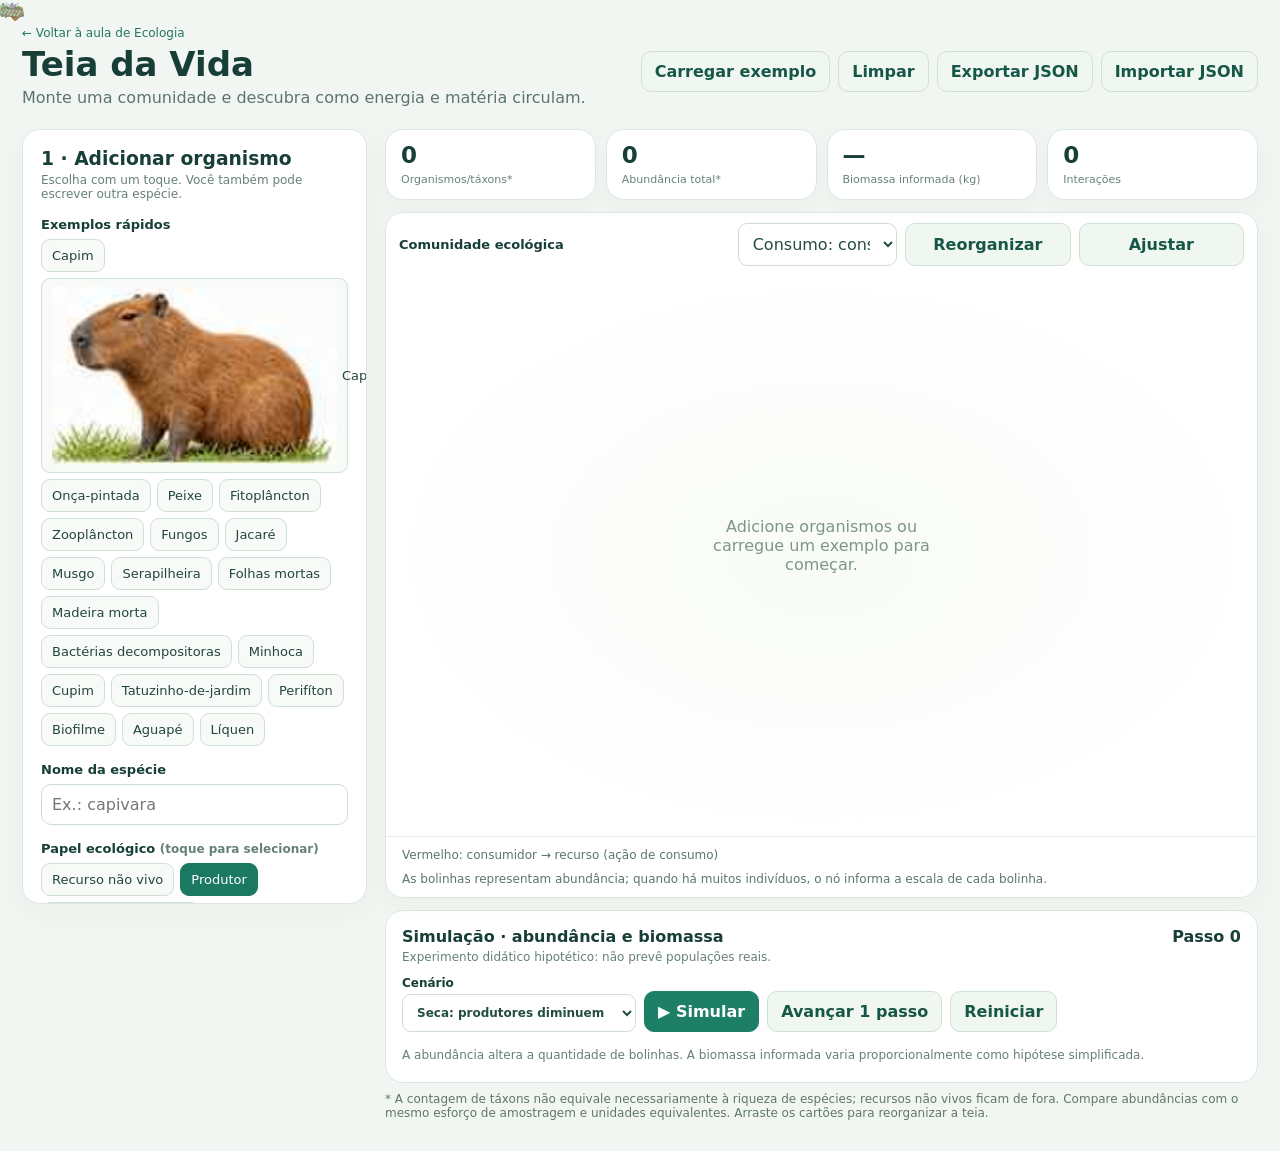
<file: teia/index.html>
<!doctype html><html lang="pt-BR"><head><meta charset="utf-8"><meta name="viewport" content="width=device-width,initial-scale=1"><title>Teia da Vida · Laboratório interativo</title><style>
:root{font-family:system-ui,-apple-system,Segoe UI,sans-serif;color:#173e37;background:#f2f6f2}*{box-sizing:border-box}body{margin:0}button,input{font:inherit}button{cursor:pointer}button:focus-visible,input:focus-visible{outline:3px solid #d7a45a;outline-offset:2px}.wrap{max-width:1500px;margin:auto;padding:22px}header{display:flex;align-items:center;justify-content:space-between;flex-wrap:wrap;gap:12px;margin-bottom:18px}h1{font-size:clamp(23px,3vw,34px);margin:3px 0}p{margin:4px 0;color:#5c756c}main{display:grid;grid-template-columns:minmax(285px,345px) minmax(0,1fr);gap:18px}.panel,.canvas,.metric{border:1px solid #dbe7df;background:#fff;border-radius:18px;box-shadow:0 8px 23px #1d443009}.panel{padding:18px;max-height:calc(100vh - 125px);overflow:auto}.canvas{position:relative;min-height:615px;overflow:hidden}.head{display:flex;justify-content:space-between;gap:8px;align-items:center}.hint{font-size:12px;color:#658075}.title{font-size:13px;font-weight:800;margin:16px 0 7px}input[type=text],input[type=number]{width:100%;border:1px solid #cadbd0;border-radius:10px;padding:10px;background:#fff;color:#173e37}.chips{display:flex;flex-wrap:wrap;gap:6px}.chip{border:1px solid #d0e0d5;border-radius:9px;background:#f7faf7;color:#22463d;padding:8px 10px;font-size:13px}.chip[aria-pressed=true]{background:#1c7961;color:white;border-color:#1c7961}.row{display:flex;gap:8px}.row>*{flex:1;min-width:0}.btn{border:1px solid #cfe0d5;background:#f0f6f0;padding:10px 13px;border-radius:10px;color:#175747;font-weight:700}.btn.primary{background:#1d8066;color:#fff;border-color:#1d8066}.btn:disabled{opacity:.45;cursor:not-allowed}.muted{color:#64786e}.metrics{display:grid;grid-template-columns:repeat(4,minmax(0,1fr));gap:10px;margin-bottom:12px}.metric{padding:12px 15px}.metric strong{font-size:23px;display:block}.metric span{font-size:11px;color:#678278}.stage{position:relative;height:560px;background:radial-gradient(ellipse at 50% 50%,#f8fbf7 0,#fff 75%);touch-action:none}svg{position:absolute;inset:0;width:100%;height:100%;overflow:visible;pointer-events:none}#nodes{position:absolute;inset:0}.node{position:absolute;transform:translate(-50%,-50%);width:116px;min-height:91px;background:#fff;border:2px solid var(--c,#8db8a0);border-radius:15px;box-shadow:0 3px 10px #194c2a16;display:grid;place-items:center;padding:9px 6px;cursor:grab;user-select:none;touch-action:none;text-align:center}.node:active{cursor:grabbing}.node b{font-size:13px;line-height:1.15;word-break:break-word}.node small{font-size:11px;color:#5a7466}.node i{font-style:normal;font-size:21px}.node.selected{outline:3px solid #e2b569}.dots{display:flex;gap:2px;flex-wrap:wrap;justify-content:center;max-width:76px}.dots em{height:5px;width:5px;border-radius:100%;background:var(--c);display:block}.legend{padding:11px 16px;border-top:1px solid #e5ede6;display:flex;gap:10px;justify-content:space-between;flex-wrap:wrap;font-size:12px;color:#5b766b}.item{border:1px solid #e4ece6;padding:9px;border-radius:10px;margin-top:7px;display:flex;gap:6px;justify-content:space-between;align-items:center;font-size:12px}.danger{color:#a63d35}.notice{padding:9px;border-radius:9px;background:#edf6ef;color:#285947;font-size:12px;margin-top:10px}.empty{position:absolute;top:48%;left:50%;transform:translate(-50%,-50%);text-align:center;color:#7e9587;max-width:260px}.footer-actions{display:flex;gap:8px;flex-wrap:wrap;margin-top:10px}.skip{font-size:12px;color:#60766b}.arrow-label{font-size:11px;fill:#2a6053;stroke:white;stroke-width:3;paint-order:stroke;stroke-linejoin:round}@media(max-width:880px){main{grid-template-columns:1fr}.panel{max-height:none}.metrics{grid-template-columns:repeat(2,1fr)}.canvas{min-height:525px}.stage{height:470px}.wrap{padding:12px}}@media(max-width:450px){.node{width:91px;min-height:76px;padding:5px}.node b{font-size:11px}.node i{font-size:16px}.node small{font-size:10px}}@media print{.panel,header button,.footer-actions{display:none!important}main{display:block}.canvas{height:650px}}
 .node{width:154px;min-height:114px;gap:3px}.organism-icon{width:55px;height:34px;display:grid;place-items:center}.species-initial{font-size:22px;font-weight:700;color:var(--c)}.individuals{display:flex;flex-wrap:wrap;gap:1px;align-items:center;justify-content:center;max-width:140px}.individual{display:block;width:25px;height:17px}.extra-count{font-size:11px;font-weight:800;background:#f0e7dc;border-radius:5px;padding:1px 4px}.count-note{font-size:10px;color:#567267}.node small{font-weight:700}.node i{display:none}@media(max-width:450px){.node{width:110px;min-height:92px}.individuals{max-width:100px}.individual{width:19px;height:13px}.organism-icon{width:40px;height:26px}}  .organism-icon{width:76px;height:46px}.organism-icon:has(.species-initial){width:auto;min-width:50px;height:auto}.species-initial{font-size:13px;text-align:center;line-height:1.2}.individual{width:27px;height:19px}.node:has(.individuals){width:172px}@media(max-width:450px){.organism-icon{width:56px;height:34px}.individual{width:21px;height:15px}.node:has(.individuals){width:136px}}  .organism-icon{width:96px;height:60px}.individual{width:36px;height:23px}.individual img{width:100%;height:100%;object-fit:contain}.node:has(.individuals){width:200px}@media(max-width:450px){.organism-icon{width:74px;height:46px}.individual{width:26px;height:17px}.node:has(.individuals){width:165px}} .simbox{background:#fff;border:1px solid #dbe7df;border-radius:18px;margin-top:12px;padding:16px}.simtools{display:flex;align-items:end;flex-wrap:wrap;gap:8px;margin:12px 0}.simtools label{font-size:12px;font-weight:700;display:grid;gap:4px}.simtools select,#direction{max-width:260px;border-radius:9px;border:1px solid #ceded5;padding:10px;font:inherit;color:#234d43;background:white}.sim-bars{display:flex;gap:8px;flex-wrap:wrap}.simbar{flex:1;min-width:115px;font-size:11px}.simbar .track{height:9px;border-radius:9px;background:#eaf0ea;overflow:hidden;margin-top:5px}.simbar .fill{height:100%;background:var(--c);transition:width .25s}.dots{max-width:125px;display:grid;grid-template-columns:repeat(12,6px);justify-content:center;gap:2px}.dots em{width:6px;height:6px;background:var(--c);border-radius:50%}.dot-scale{font-size:10px;color:#6b7d72}.node{width:158px!important;min-height:115px!important}.node .organism-icon{width:73px!important;height:44px!important}.node .species-art{display:block;width:100%;height:100%}.node .node-biomass{font-size:10px;color:#5b7465}.chip.preset{display:inline-flex;align-items:center;gap:5px}.chip.preset svg{width:24px;height:20px}@media(max-width:520px){.node{width:122px!important}.dots{grid-template-columns:repeat(10,5px);gap:2px}.dots em{height:5px;width:5px}#direction{max-width:190px;font-size:11px}}</style></head><body><div class="wrap"><header><div><a href="../index.html" style="color:#24765f;text-decoration:none;font-size:12px">← Voltar à aula de Ecologia</a><h1>Teia da Vida</h1><p>Monte uma comunidade e descubra como energia e matéria circulam.</p></div><div class="footer-actions"><button class="btn" id="example">Carregar exemplo</button><button class="btn" id="clear">Limpar</button><button class="btn" id="save">Exportar JSON</button><button class="btn" id="load">Importar JSON</button><input id="file" type="file" accept=".json,application/json" hidden></div></header>
<main><aside class="panel"><h3 style="margin:0">1 · Adicionar organismo</h3><p class="hint">Escolha com um toque. Você também pode escrever outra espécie.</p><div class="title">Exemplos rápidos</div><div id="presets" class="chips"></div><div class="title">Nome da espécie</div><input id="name" type="text" placeholder="Ex.: capivara" maxlength="60"><div class="title">Papel ecológico <span class="hint">(toque para selecionar)</span></div><div class="chips" id="roles"></div><div class="title">Abundância — indivíduos</div><div class="row"><input id="count" type="number" value="10" min="1" max="1200" step="1"><input id="mass" type="number" min="0" step="0.01" placeholder="Biomassa (kg)"></div><p class="hint">Biomassa é opcional e independente da abundância.</p><div class="title">Grupo ecológico</div><div class="chips" id="groups"></div><button id="add" class="btn primary" style="width:100%;margin-top:14px">+ Adicionar à teia</button><div class="notice" id="msg" aria-live="polite">A seta indica o fluxo de energia: <b>alimento → consumidor</b>.</div><h3 style="font-size:15px;margin:24px 0 5px">2 · Criar interação</h3><p class="hint">Toque nos nomes abaixo. A direção é sempre do recurso para quem o consome.</p><div class="title">Quem é consumido?</div><div class="chips" id="food"></div><div class="title">Quem consome?</div><div class="chips" id="eater"></div><button id="connect" class="btn primary" style="width:100%;margin-top:10px">Ligar com seta →</button><div class="title">Força da relação</div><div style="display:flex;gap:8px;align-items:center"><input id="weight" type="range" min="10" max="100" step="10" value="60" style="flex:1"><b id="weightValue">0,60</b></div><p class="hint">A grossura da seta representa a força atribuída (0,1 a 1,0).</p><div class="title">Relações existentes</div><div id="edges"></div><div class="title">Organismos adicionados</div><div id="species"></div></aside>
<section><div class="metrics"><div class="metric"><strong id="rich">0</strong><span>Organismos/táxons*</span></div><div class="metric"><strong id="sum">0</strong><span>Abundância total*</span></div><div class="metric"><strong id="bio">—</strong><span>Biomassa informada (kg)</span></div><div class="metric"><strong id="rel">0</strong><span>Interações</span></div></div><div class="canvas"><div class="head" style="padding:10px 13px;flex-wrap:wrap"><b style="font-size:13px">Comunidade ecológica</b><div class="row" style="flex:none"><select id="direction" class="btn" aria-label="Sentido da seta"><option value="energia">Energia: alimento → consumidor</option><option value="consumo" selected>Consumo: consumidor → alimento</option></select><button class="btn" id="arrange">Reorganizar</button><button class="btn" id="fit">Ajustar</button></div></div><div id="stage" class="stage"><svg id="lines" aria-label="Setas de transferência de energia"></svg><div id="nodes"></div><div class="empty" id="empty">Adicione organismos ou carregue um exemplo para começar.</div></div><div class="legend"><span id="arrowLegend">Verde: energia, recurso → consumidor</span><span>As bolinhas representam abundância; quando há muitos indivíduos, o nó informa a escala de cada bolinha.</span></div></div><div class="simbox"><div class="head"><b>Simulação · abundância e biomassa</b><strong id="stepNum">Passo 0</strong></div><p class="hint">Experimento didático hipotético: não prevê populações reais.</p><div class="simtools"><label>Cenário <select id="scenario"><option value="seca">Seca: produtores diminuem</option><option value="capim">Redução do capim</option><option value="predacao">Mais pressão de predadores</option><option value="restaura">Recuperação vegetal</option></select></label><button id="play" class="btn primary">▶ Simular</button><button id="once" class="btn">Avançar 1 passo</button><button id="resetSim" class="btn">Reiniciar</button></div><div id="simBars" class="sim-bars"></div><p class="hint">A abundância altera a quantidade de bolinhas. A biomassa informada varia proporcionalmente como hipótese simplificada.</p></div><p class="skip" style="margin:9px 0">* A contagem de táxons não equivale necessariamente à riqueza de espécies; recursos não vivos ficam de fora. Compare abundâncias com o mesmo esforço de amostragem e unidades equivalentes. Arraste os cartões para reorganizar a teia.</p></section></main></div><script>
(()=>{'use strict';const key='teia-vida-simples-v1';const R=['Recurso não vivo','Produtor','Consumidor primário','Consumidor secundário','Predador de topo','Decompositor','Polinizador','Dispersor','Parasita','Engenheiro do ecossistema','Outro'];const G=['Pantanal','Cerrado','Floresta','Aquático','Outro'];const P=[['Capim','Produtor','',24],['Capivara','Consumidor primário','',8],['Onça-pintada','Predador de topo','',2],['Peixe','Consumidor secundário','',12],['Fitoplâncton','Produtor','',30],['Zooplâncton','Consumidor primário','',20],['Fungos','Decompositor','',12],['Jacaré','Predador de topo','',3],['Musgo','Produtor','',15],['Serapilheira','Recurso não vivo','',0],['Folhas mortas','Recurso não vivo','',0],['Madeira morta','Recurso não vivo','',0],['Bactérias decompositoras','Decompositor','',25],['Minhoca','Consumidor primário','',12],['Cupim','Consumidor primário','',15],['Tatuzinho-de-jardim','Consumidor primário','',10],['Perifíton','Produtor','',20],['Biofilme','Outro','',20],['Aguapé','Produtor','',12],['Líquen','Produtor','',7]];const $=id=>document.getElementById(id);let data={nodes:[],edges:[]},role=R[1],group=G[0],food=null,eater=null,preset=null;const colors={'Recurso não vivo':'#a98d6f','Produtor':'#57a776','Consumidor primário':'#dba55d','Consumidor secundário':'#83a4c4','Predador de topo':'#d77c71','Decompositor':'#aa8eaf','Polinizador':'#cf9dc3','Dispersor':'#92ae70','Parasita':'#c79385','Engenheiro do ecossistema':'#8cafa9','Outro':'#9aa7a0'};const safe=s=>String(s).replace(/[&<>"']/g,c=>({'&':'&amp;','<':'&lt;','>':'&gt;','"':'&quot;',"'":'&#39;'}[c]));function uid(){return 'n'+Date.now().toString(36)+Math.random().toString(36).slice(2,7)}function persist(){try{localStorage.setItem(key,JSON.stringify(data))}catch(e){}}function say(t){$('msg').textContent=t}function chips(target,items,selected,fn){$(target).innerHTML=items.map(v=>'<button type="button" class="chip" aria-pressed="'+String(v===selected)+'" data-val="'+safe(v)+'">'+safe(v)+'</button>').join('');[...$(target).querySelectorAll('button')].forEach((b,i)=>b.onclick=()=>fn(items[i]))}function setup(){chips('roles',R,role,v=>{role=v;setup()});chips('groups',G,group,v=>{group=v;setup()});chips('presets',P.map(x=>x[0]),preset,v=>{preset=v;let p=P.find(x=>x[0]===v);$('name').value=v;role=p[1];$('count').value=p[3]||1;setup()});$('presets').querySelectorAll('button').forEach(b=>{b.classList.add('preset');b.insertAdjacentHTML('afterbegin',speciesArt(b.dataset.val))});}function choices(){let n=data.nodes;chips('food',n.map(x=>x.name),n.find(x=>x.id===food)?.name,v=>{food=n.find(x=>x.name===v)?.id;choices()});chips('eater',n.map(x=>x.name),n.find(x=>x.id===eater)?.name,v=>{eater=n.find(x=>x.name===v)?.id;choices()})}function capybaraSvg(){return '<img src="./capivara-realista.svg" alt="Capivara realista" draggable="false" loading="eager" style="display:block;width:100%;height:100%;object-fit:contain;pointer-events:none">' }
function speciesArt(name){
const n=name.trim().toLowerCase(),svg=a=>'<svg class="species-art" xmlns="http://www.w3.org/2000/svg" viewBox="0 0 100 65" role="img" aria-label="'+safe(name)+'">'+a+'</svg>';
if(n==='capivara')return capybaraSvg();
if(n==='capim')return svg(Array.from({length:20},(_,i)=>'<path d="M'+(8+i*4)+' 60Q'+(10+i*4+(i%3-1)*13)+' 32 '+(5+i*4)+' '+(10+i%5*5)+'" stroke="'+(i%2?'#398f42':'#7cba5d')+'" stroke-width="3" fill="none"/>').join(''));
if(n==='musgo')return svg('<path d="M8 56Q12 31 29 40Q42 14 57 35Q79 18 92 56Z" fill="#568d43"/>'+Array.from({length:15},(_,i)=>'<circle cx="'+(15+i*5)+'" cy="'+(38+8*Math.sin(i*2))+'" r="6" fill="'+(i%2?'#93be62':'#43834a')+'"/>').join(''));
if(n==='aguapé')return svg('<path d="M4 57Q50 52 96 57" fill="none" stroke="#8bc9be" stroke-width="7"/><path d="M50 58V25M50 42Q22 10 10 32Q24 49 50 42M50 37Q77 8 91 30Q79 52 50 37" fill="#7db37a" stroke="#4d925f" stroke-width="2"/><path d="M48 27Q37 7 50 6Q65 13 53 30" fill="#b393d7"/>');
if(n==='líquen')return svg('<path d="M5 58L21 30L81 25L96 58Z" fill="#988f7b" stroke="#756b58" stroke-width="2"/>'+Array.from({length:15},(_,i)=>'<ellipse cx="'+(14+(i*23)%74)+'" cy="'+(31+(i*11)%25)+'" rx="'+(3+(i%4))+'" ry="'+(4+(i%3))+'" fill="'+(i%3?'#b8c8a4':'#d7cda1')+'" stroke="#83977e" stroke-width="1"/>').join(''));
if(n==='perifíton')return svg('<path d="M4 56Q30 40 55 51T97 53" fill="none" stroke="#8c8372" stroke-width="12"/>'+Array.from({length:22},(_,i)=>'<ellipse cx="'+(8+(i*17)%85)+'" cy="'+(16+(i*21)%36)+'" rx="3" ry="6" transform="rotate('+(i*37)+' '+(8+(i*17)%85)+' '+(16+(i*21)%36)+')" fill="'+(i%2?'#71a95f':'#a1cb83')+'"/>').join(''));

if(n==='serapilheira'||n==='folhas mortas')return svg(Array.from({length:9},(_,i)=>'<path d="M'+(12+i*9)+' 51q-15 -10 0 -23q15 -5 12 14z" transform="rotate('+(i*29)+' '+(12+i*9)+' 51)" fill="'+(i%2?'#b77b46':'#d5a16b')+'" stroke="#8b5e37" stroke-width="1.5"/>').join(''));
if(n==='madeira morta')return svg('<path d="M6 39L75 27L94 47L24 59Z" fill="#92704a" stroke="#5f4934" stroke-width="2"/><ellipse cx="89" cy="47" rx="9" ry="8" fill="#c5a27b" stroke="#755943" stroke-width="3"/>');
if(n==='fungos')return svg([20,49,78].map((a,i)=>'<path d="M'+a+' 31V60" stroke="#e9d6b1" stroke-width="9"/><path d="M'+(a-15)+' 34Q'+a+' '+(5+i*3)+' '+(a+15)+' 34Z" fill="#b87b45" stroke="#8a5e3d" stroke-width="2"/>').join(''));
if(n==='biofilme')return svg('<path d="M4 55Q23 38 43 51T98 52" stroke="#857e68" stroke-width="12" fill="none"/><path d="M4 49Q25 28 48 43T98 43" stroke="#9dcfc4" stroke-width="15" fill="none" opacity=".7"/>'+Array.from({length:15},(_,i)=>'<ellipse cx="'+(10+(i*17)%78)+'" cy="'+(22+(i*13)%31)+'" rx="4" ry="2.8" fill="'+(i%2?'#5aa89c':'#7fbd74')+'"/>').join(''));if(n==='fitoplâncton'||n==='bactérias decompositoras')return svg(Array.from({length:14},(_,i)=>'<ellipse cx="'+(12+(i*19)%75)+'" cy="'+(10+(i*23)%45)+'" rx="'+(i%3+3)+'" ry="'+(i%3+6)+'" fill="'+(i%2?'#86b77b':'#9fbcca')+'" stroke="#5d9176"/>').join(''));
if(n==='minhoca')return svg('<path d="M9 50Q13 13 40 30T70 34Q91 17 90 52" stroke="#a9786a" stroke-width="15" stroke-linecap="round" fill="none"/><path d="M20 38L24 46M34 31L39 40M53 34L55 44M72 32L75 42" stroke="#e2b6a0" stroke-width="2"/>');
if(n==='capivara')return capybaraSvg();
if(n==='jacaré')return svg('<path d="M8 41Q30 22 65 32L97 40L70 48Q27 55 8 41Z" fill="#758966" stroke="#4f664a" stroke-width="2"/>'+Array.from({length:8},(_,i)=>'<path d="M'+(19+i*7)+' 29l3 -8 4 8" fill="#647b50"/>').join('')+'<circle cx="69" cy="34" r="3" fill="#212e22"/>');
if(n==='onça-pintada')return svg('<path d="M14 43Q25 19 70 25L87 38L74 51L18 51Z" fill="#d6a24c" stroke="#79572b" stroke-width="2"/><circle cx="83" cy="31" r="13" fill="#dba955"/><circle cx="87" cy="29" r="2.2"/><path d="M27 48l-3 16M60 48l3 16" stroke="#a87c39" stroke-width="7"/>'+Array.from({length:16},(_,i)=>'<circle cx="'+(20+i*19%55)+'" cy="'+(29+i*13%19)+'" r="2.5" fill="#614526"/>').join(''));
if(n==='peixe')return svg('<path d="M16 35L3 17L3 55Z" fill="#b98b69"/><path d="M15 35Q52 3 91 35Q51 68 15 35" fill="#8eb1ba" stroke="#56838c" stroke-width="2"/><circle cx="77" cy="32" r="3" fill="#2b4647"/><path d="M31 42Q53 50 73 43" stroke="#e1c9a2" fill="none" stroke-width="3"/>');
if(n==='zooplâncton')return svg('<path d="M49 12Q25 23 37 45Q53 60 68 42Q74 20 49 12Z" fill="#dbb29a" stroke="#a0807a" stroke-width="2"/><circle cx="60" cy="25" r="3"/><path d="M44 14L23 3M55 15L78 4M38 42L20 57M58 48L73 61" stroke="#92746b" stroke-width="2"/>');
if(n==='cupim'||n==='tatuzinho-de-jardim')return svg('<ellipse cx="51" cy="37" rx="30" ry="17" fill="'+(n==='cupim'?'#dfc3a0':'#90909b')+'" stroke="#7a6a60" stroke-width="2"/><circle cx="24" cy="36" r="11" fill="#a99b8f"/>'+Array.from({length:5},(_,i)=>'<path d="M'+(35+i*8)+' 22v32" stroke="#7a6a60" stroke-width="2"/>').join('')+'<path d="M37 51L22 64M60 52L70 63" stroke="#866a5c" stroke-width="2"/>');
return svg('<circle cx="50" cy="33" r="23" fill="#dbe9de" stroke="#689f78" stroke-width="2"/><text x="50" y="38" text-anchor="middle" font-size="13" fill="#2c6850">'+safe(name.slice(0,4))+'</text>');
}
function speciesPictogram(name){return speciesArt(name)}
function individualFigures(x){if(x.role==='Recurso não vivo')return '';const scale=Math.max(1,Math.ceil(x.count/48)),num=Math.ceil(x.count/scale),dots=Array.from({length:num},()=>'<em></em>').join('');return '<div class="dots" aria-label="'+x.count+' indivíduos">'+dots+'</div>'+(scale>1?'<div class="dot-scale">1 bolinha = '+scale+' indivíduos</div>':'')}
function add(){let name=$('name').value.trim(),count=role==='Recurso não vivo'?0:Number($('count').value),mass=$('mass').value.trim();if(!name||(role!=='Recurso não vivo'&&(!Number.isInteger(count)||count<1||count>1200))){say('Informe nome e abundância inteira entre 1 e 1.200.');return}if(data.nodes.some(x=>x.name.toLowerCase()===name.toLowerCase())){say('Essa espécie já está na teia. Edite-a na lista abaixo.');return}if(mass!==''&&(!Number.isFinite(Number(mass))||Number(mass)<0)){say('Biomassa deve ser um valor não negativo.');return}let n=data.nodes.length;data.nodes.push({id:uid(),name,role,group,count,mass:mass===''?null:Number(mass),x:.22+(n%4)*.19,y:.24+Math.floor(n/4)*.23});$('name').value='';$('mass').value='';preset=null;persist();draw();say(name+' foi adicionado.');}function connect(){if(!food||!eater||food===eater){say('Escolha dois organismos diferentes: alimento e consumidor.');return}if(data.edges.some(e=>e.a===food&&e.b===eater)){say('Essa relação já foi cadastrada.');return}let a=data.nodes.find(n=>n.id===food),b=data.nodes.find(n=>n.id===eater);data.edges.push({a:food,b:eater,weight:Number($('weight').value)/100});persist();draw();say(a.name+' → '+b.name+': fluxo de energia do alimento para o consumidor.')}function removeNode(id){data.nodes=data.nodes.filter(n=>n.id!==id);data.edges=data.edges.filter(e=>e.a!==id&&e.b!==id);if(food===id)food=null;if(eater===id)eater=null;persist();draw()}
let simTimer=null,simStep=0,simBase=null;
function fmt(v){return Number(v).toLocaleString('pt-BR',{maximumFractionDigits:2})}
function baseSnapshot(){simBase=Object.fromEntries(data.nodes.map(x=>[x.id,{count:x.count,mass:x.mass}]))}
function stopSim(){if(simTimer!==null){clearInterval(simTimer);simTimer=null}$('play').textContent='▶ Simular'}
function stepSimulation(){
 if(!simBase)baseSnapshot();
 if(simStep>=60){stopSim();say('A simulação terminou após 60 passos. Reinicie para testar outro cenário.');return}
 const mode=$('scenario').value,old=Object.fromEntries(data.nodes.map(x=>[x.id,x._simCount??x.count])),next={};
 for(let x of data.nodes){
   if(x.role==='Recurso não vivo'){next[x.id]=old[x.id];continue}
   const orig=simBase[x.id]?.count??x.count,producer=x.role==='Produtor',predator=x.role==='Predador de topo',name=x.name.toLowerCase();
   const foods=data.edges.filter(e=>e.b===x.id),hunters=data.edges.filter(e=>e.a===x.id&&data.nodes.some(y=>y.id===e.b&&y.role!=='Decompositor'));
   let availability=foods.length?foods.reduce((sum,e)=>sum+(old[e.a]/Math.max(1,simBase[e.a]?.count||1))*(e.weight??.6),0)/foods.reduce((sum,e)=>sum+(e.weight??.6),0):1;
   availability=Math.max(.05,Math.min(2,availability));
   let loss=hunters.reduce((sum,e)=>sum+Math.max(.1,old[e.b]/Math.max(1,simBase[e.b]?.count||1))*(e.weight??.6),0);
   let growth=producer?0.002:predator?-.004:x.role==='Decompositor'?.006:0;
   growth+=(availability-1)*.07-loss*.025;
   if(mode==='seca'&&producer)growth-=.075;
   if(mode==='capim'&&name==='capim')growth-=.13;
   if(mode==='predacao'&&predator)growth+=.075;
   if(mode==='predacao'&&hunters.length)growth-=.045;
   if(mode==='restaura'&&producer)growth+=.05;
   if(mode==='restaura'&&!producer&&foods.length)growth+=.008;
   if(mode==='seca'&&x.role==='Decompositor')growth+=.012;
   next[x.id]=Math.max(0,Math.min(1200,old[x.id]*(1+Math.max(-.3,Math.min(.12,growth)))));
 }
 for(let x of data.nodes){
   x._simCount=next[x.id];if(x.role!=='Recurso não vivo'){x.count=Math.round(next[x.id]);let base=simBase[x.id];if(base&&base.mass!==null&&base.count>0)x.mass=Math.round(100*base.mass*(next[x.id]/base.count))/100}
 }
 simStep++;persist();draw();
}
function resetSimulation(){stopSim();if(simBase){for(const x of data.nodes){let base=simBase[x.id];if(base){x.count=base.count;x.mass=base.mass}delete x._simCount}}simBase=null;simStep=0;persist();draw();say('Valores iniciais recuperados.')}
function renderSimBars(){
 $('stepNum').textContent='Passo '+simStep;
 const nodes=data.nodes.filter(x=>x.role!=='Recurso não vivo');
 $('simBars').innerHTML=nodes.map(x=>{let base=simBase?.[x.id]?.count??x.count,pct=base>0?100*x.count/base:0;return '<div class="simbar" style="--c:'+(colors[x.role]||'#628e7c')+'"><div>'+safe(x.name)+': <b>'+fmt(x.count)+'</b> <span class="muted">('+Math.round(pct)+'%)</span></div><div class="track"><div class="fill" style="width:'+Math.max(0,Math.min(100,pct))+'%"></div></div></div>'}).join('');
}
function drawArrows(){
 let w=$('stage').clientWidth,h=$('stage').clientHeight,consumo=$('direction').value==='consumo',col=consumo?'#c74e46':'#258268',s='<defs><marker id="tip" markerWidth="7" markerHeight="7" refX="6" refY="3.5" orient="auto" markerUnits="userSpaceOnUse"><path d="M0 0L6 3.5L0 7Z" fill="'+col+'"/></marker></defs>';
 $('arrowLegend').textContent=consumo?'Vermelho: consumidor → recurso (ação de consumo)':'Verde: recurso → consumidor (fluxo de energia)';
 for(let e of data.edges){
   let a=data.nodes.find(x=>x.id===(consumo?e.b:e.a)),b=data.nodes.find(x=>x.id===(consumo?e.a:e.b));if(!a||!b)continue;
   let ax=a.x*w,ay=a.y*h,bx=b.x*w,by=b.y*h,dx=bx-ax,dy=by-ay,len=Math.hypot(dx,dy)||1,nx=dx/len,ny=dy/len;
   let ra=Math.min(100,Math.max(56,(w<520?65:84))),rb=ra+8;
   let t1=Math.min(ra/Math.max(.18,Math.abs(nx)),64/Math.max(.18,Math.abs(ny))),t2=Math.min(rb/Math.max(.18,Math.abs(nx)),70/Math.max(.18,Math.abs(ny)));
   let x1=ax+nx*t1,y1=ay+ny*t1,x2=bx-nx*t2,y2=by-ny*t2;
   if(Math.hypot(x2-x1,y2-y1)<18)continue;
   const wt=Math.min(1,Math.max(.1,Number(e.weight)||.6)),width=(1+6*wt).toFixed(1);
   const cx=(x1+x2)/2-ny*14,cy=(y1+y2)/2+nx*14;
   s+='<path d="M'+x1+' '+y1+'Q'+cx+' '+cy+' '+x2+' '+y2+'" fill="none" stroke="'+col+'" stroke-width="'+width+'" stroke-linecap="round" marker-end="url(#tip)" opacity=".9"/>';
   if(len>230)s+='<text x="'+cx+'" y="'+(cy-8)+'" text-anchor="middle" class="arrow-label">'+wt.toFixed(2).replace('.',',')+'</text>';
 }
 $('lines').setAttribute('viewBox','0 0 '+w+' '+h);$('lines').innerHTML=s;
}
function draw(){
 let n=data.nodes,e=data.edges;
 $('rich').textContent=n.filter(x=>x.role!=='Recurso não vivo').length;
 $('sum').textContent=fmt(n.reduce((sum,x)=>sum+(x.role==='Recurso não vivo'?0:x.count),0));
 let have=n.filter(x=>x.mass!==null&&Number.isFinite(Number(x.mass)));
 $('bio').textContent=have.length?fmt(have.reduce((sum,x)=>sum+Number(x.mass),0)):'—';
 $('rel').textContent=e.length;$('empty').hidden=n.length>0;
 $('nodes').innerHTML=n.map(x=>'<div class="node" data-id="'+safe(x.id)+'" style="left:'+(x.x*100)+'%;top:'+(x.y*100)+'%;--c:'+(colors[x.role]||'#89ae9a')+'"><div class="organism-icon">'+speciesPictogram(x.name)+'</div><b>'+safe(x.name)+'</b><small>'+(x.role==='Recurso não vivo'?'Recurso (não é organismo)':fmt(x.count)+' indivíduos')+'</small>'+(x.mass!==null?'<span class="node-biomass">'+fmt(x.mass)+' kg</span>':'')+individualFigures(x)+'</div>').join('');
 drawArrows();choices();renderSimBars();
 $('edges').innerHTML=e.length?e.map((x,i)=>'<div class="item" style="flex-wrap:wrap"><span>'+safe(n.find(z=>z.id===x.a)?.name||'?')+' → '+safe(n.find(z=>z.id===x.b)?.name||'?')+'</span><label class="hint">Peso <input style="width:100px;vertical-align:middle" type="range" data-w="'+i+'" min="10" max="100" step="10" value="'+Math.round((x.weight??.6)*100)+'"> '+fmt(x.weight??.6)+'</label><button class="btn danger" data-e="'+i+'" title="Remover relação">×</button></div>').join(''):'<p class="hint">Ainda não há interações.</p>';
 $('edges').querySelectorAll('[data-e]').forEach(b=>b.onclick=()=>{data.edges.splice(Number(b.dataset.e),1);persist();draw()});
 $('edges').querySelectorAll('[data-w]').forEach(b=>b.oninput=()=>{data.edges[Number(b.dataset.w)].weight=Number(b.value)/100;persist();drawArrows();b.nextSibling.textContent=' '+fmt(Number(b.value)/100)});
 $('species').innerHTML=n.map(x=>'<div class="item"><span><b>'+safe(x.name)+'</b><br>'+fmt(x.count)+' unidades · '+safe(x.role)+'</span><span><button class="btn" data-edit="'+safe(x.id)+'">Editar</button> <button class="btn danger" data-del="'+safe(x.id)+'">×</button></span></div>').join('');
 $('species').querySelectorAll('[data-del]').forEach(b=>b.onclick=()=>{stopSim();simBase=null;removeNode(b.dataset.del)});
 $('species').querySelectorAll('[data-edit]').forEach(b=>b.onclick=()=>{let x=n.find(z=>z.id===b.dataset.edit);if(!x)return;stopSim();simBase=null;let v=prompt('Abundância de '+x.name,x.count);if(v===null)return;let q=Number(v);if(!Number.isInteger(q)||q<0||q>1200){say('Abundância inválida.');return}x.count=q;let m=prompt('Biomassa em kg de '+x.name+' (vazio = não informada)',x.mass??'');if(m!==null){if(m.trim()&&(!Number.isFinite(Number(m))||Number(m)<0)){say('Biomassa inválida.');return}x.mass=m.trim()?Number(m):null}persist();draw()});
 installDrag();
}
function installDrag(){
 let active=null,base=$('stage');
 $('nodes').querySelectorAll('.node').forEach(el=>el.onpointerdown=ev=>{if(ev.button!==0)return;active={id:el.dataset.id,el};el.setPointerCapture(ev.pointerId)});
 $('nodes').onpointermove=ev=>{if(!active)return;let r=base.getBoundingClientRect(),x=data.nodes.find(z=>z.id===active.id);if(!x)return;x.x=Math.max(.085,Math.min(.915,(ev.clientX-r.left)/r.width));x.y=Math.max(.11,Math.min(.89,(ev.clientY-r.top)/r.height));active.el.style.left=x.x*100+'%';active.el.style.top=x.y*100+'%';drawArrows()};
 $('nodes').onpointerup=()=>{if(active){active=null;persist();draw()}};$('nodes').onpointercancel=()=>{active=null};
}
function arrange(){let groups=[...new Set(data.nodes.map(x=>x.role))];data.nodes.forEach((n,i)=>{let k=groups.indexOf(n.role),items=data.nodes.filter(x=>x.role===n.role),j=items.findIndex(x=>x.id===n.id);n.x=(k+.7)/(groups.length+.5);n.y=(j+1)/(items.length+1)});persist();draw()}function download(content,name){let url=URL.createObjectURL(new Blob([content],{type:'application/json'})),a=document.createElement('a');a.href=url;a.download=name;a.click();setTimeout(()=>URL.revokeObjectURL(url),1000)}$('weight').oninput=()=>{$('weightValue').textContent=fmt(Number($('weight').value)/100)};$('direction').onchange=()=>{drawArrows()};$('once').onclick=()=>{stopSim();stepSimulation()};$('resetSim').onclick=resetSimulation;$('play').onclick=()=>{if(simTimer!==null){stopSim();return}if(!simBase)baseSnapshot();$('play').textContent='Ⅱ Pausar';simTimer=setInterval(stepSimulation,600)};$('scenario').onchange=()=>{if(simStep>0)resetSimulation()};$('add').onclick=()=>{stopSim();simBase=null;add()};$('connect').onclick=connect;$('arrange').onclick=arrange;$('fit').onclick=arrange;$('clear').onclick=()=>{stopSim();simBase=null;simStep=0;if(confirm('Limpar todos os organismos e interações?')){data={nodes:[],edges:[]};persist();draw()}};$('example').onclick=()=>{stopSim();simBase=null;simStep=0;data={nodes:[],edges:[]};for(let [name,role,,count] of [P[0],P[1],P[2],P[6]])data.nodes.push({id:uid(),name,role,group:G[0],count,mass:null,x:.2+.24*data.nodes.length,y:.25+(data.nodes.length%2)*.4});let id=name=>data.nodes.find(n=>n.name===name).id;data.edges=[{a:id('Capim'),b:id('Capivara'),weight:.7},{a:id('Capivara'),b:id('Onça-pintada'),weight:.8},{a:id('Capim'),b:id('Fungos'),weight:.4},{a:id('Capivara'),b:id('Fungos'),weight:.3}];persist();draw();say('Exemplo carregado: capim → capivara → onça.')} ;$('save').onclick=()=>download(JSON.stringify({version:1,...data},null,2),'teia-da-vida.json');$('load').onclick=()=>$('file').click();$('file').onchange=async ev=>{try{let v=JSON.parse(await ev.target.files[0].text());if(!Array.isArray(v.nodes)||!Array.isArray(v.edges)||v.nodes.length>150)throw Error();for(let x of v.nodes)if(typeof x.id!=='string'||typeof x.name!=='string'||!Number.isInteger(x.count)||x.count<1||x.count>1200||!Number.isFinite(x.x)||!Number.isFinite(x.y))throw Error();stopSim();simBase=null;simStep=0;data={nodes:v.nodes,edges:v.edges.filter(e=>v.nodes.some(x=>x.id===e.a)&&v.nodes.some(x=>x.id===e.b)&&e.a!==e.b)};persist();draw();say('Teia importada.')}catch(e){say('Arquivo JSON inválido.')}};try{let saved=JSON.parse(localStorage.getItem(key));if(saved&&Array.isArray(saved.nodes)&&Array.isArray(saved.edges))data=saved}catch(e){}setup();draw();window.addEventListener('resize',draw);
})();</script></body></html>
</file>
<file: site-nav.css>
/* Navegação comum — Ecologia Viva e Pantanal em Decisão */
.edu-topnav{position:sticky;top:0;z-index:9999;background:#0f332d;color:#f4fbf6;min-height:56px;display:flex;justify-content:space-between;align-items:center;gap:14px;padding:7px clamp(12px,3vw,34px);border-bottom:2px solid #3c9277;box-shadow:0 4px 20px rgba(6,37,26,.16)}
.edu-topnav *{box-sizing:border-box}.edu-topnav .edu-title{color:#eff9f4;font:700 15px Georgia,serif;letter-spacing:.015em;text-decoration:none;white-space:nowrap}
.edu-navlinks{display:flex;gap:6px;align-items:center;justify-content:flex-end;flex-wrap:wrap}
.edu-navlinks a{color:#d5eee2;text-decoration:none;border:1px solid transparent;font:700 12px system-ui,Arial,sans-serif;padding:8px 11px;border-radius:8px;white-space:nowrap}
.edu-navlinks a:hover{background:#205344;color:#fff}.edu-navlinks a[aria-current="page"]{background:#dff2e6;color:#144937}
body:has(>.edu-topnav)>.app .side{top:56px;height:calc(100vh - 56px)}
body:has(>.edu-topnav)>.app .top{top:56px}
@media(max-width:620px){.edu-topnav{flex-wrap:wrap;gap:2px;padding:7px 10px;position:relative;z-index:100}.edu-topnav .edu-title{font-size:13px;padding:3px 6px}.edu-navlinks{width:100%;justify-content:flex-start;gap:3px}.edu-navlinks a{font-size:12px;padding:7px 9px}body:has(>.edu-topnav)>.app .top{top:0}body:has(>.edu-topnav)>.app .side{top:0;height:auto}}
@media print{.edu-topnav{display:none!important}}

/* Atalhos claros para o site completo, nas versões projetada e móvel */
.edu-shortcuts{display:grid;grid-template-columns:repeat(4,minmax(0,1fr));gap:11px;margin:0 0 22px}
.edu-shortcut{display:flex;flex-direction:column;gap:5px;text-decoration:none!important;min-width:0;border:1px solid #cbded5;border-radius:13px;background:#fff;padding:16px 17px;box-shadow:0 2px 12px rgba(0,0,0,.025);transition:border-color .15s,transform .15s}
.edu-shortcut:hover,.edu-shortcut:focus-visible{border-color:#429777;transform:translateY(-2px)}
.edu-shortcut.current{background:#eaf4ec;border-color:#9ac7b0}
.edu-shortcut small{color:#568979;font:800 10px system-ui,Arial,sans-serif;letter-spacing:.12em}
.edu-shortcut strong{color:#153f35;font:750 clamp(15px,1.6vw,20px) Georgia,serif;line-height:1.15}
.edu-shortcut span{color:#668177;font:500 12px system-ui,Arial,sans-serif;line-height:1.35}
.side a.edu-navext{display:flex;align-items:center;color:#315b4c;text-decoration:none;gap:10px}
.side a.edu-navext:hover{background:#e7f3e9;color:#135c43}
@media(max-width:720px){.edu-shortcuts{grid-template-columns:1fr;gap:7px;margin-bottom:14px}.edu-shortcut{padding:12px 14px;gap:3px}}

@media(min-width:721px) and (max-width:1150px){.edu-shortcuts{grid-template-columns:repeat(2,minmax(0,1fr))}}
</file>
